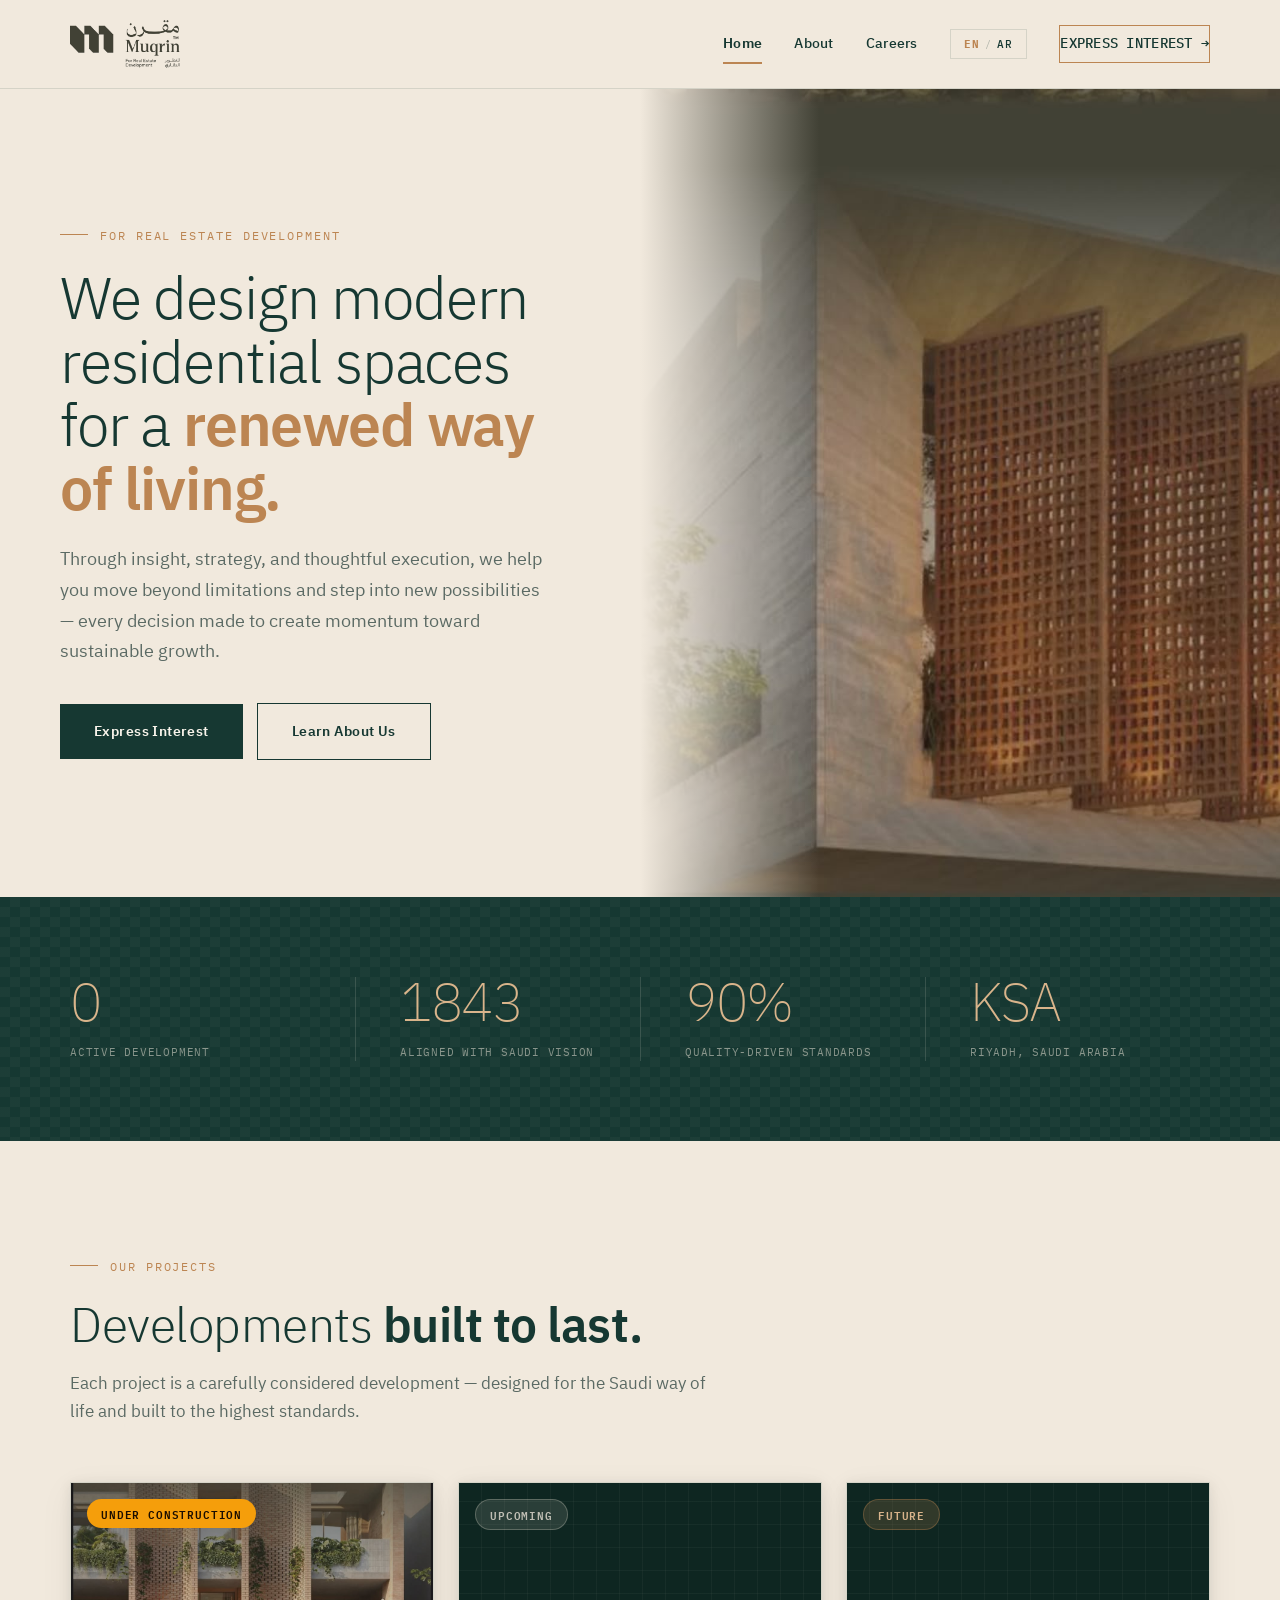
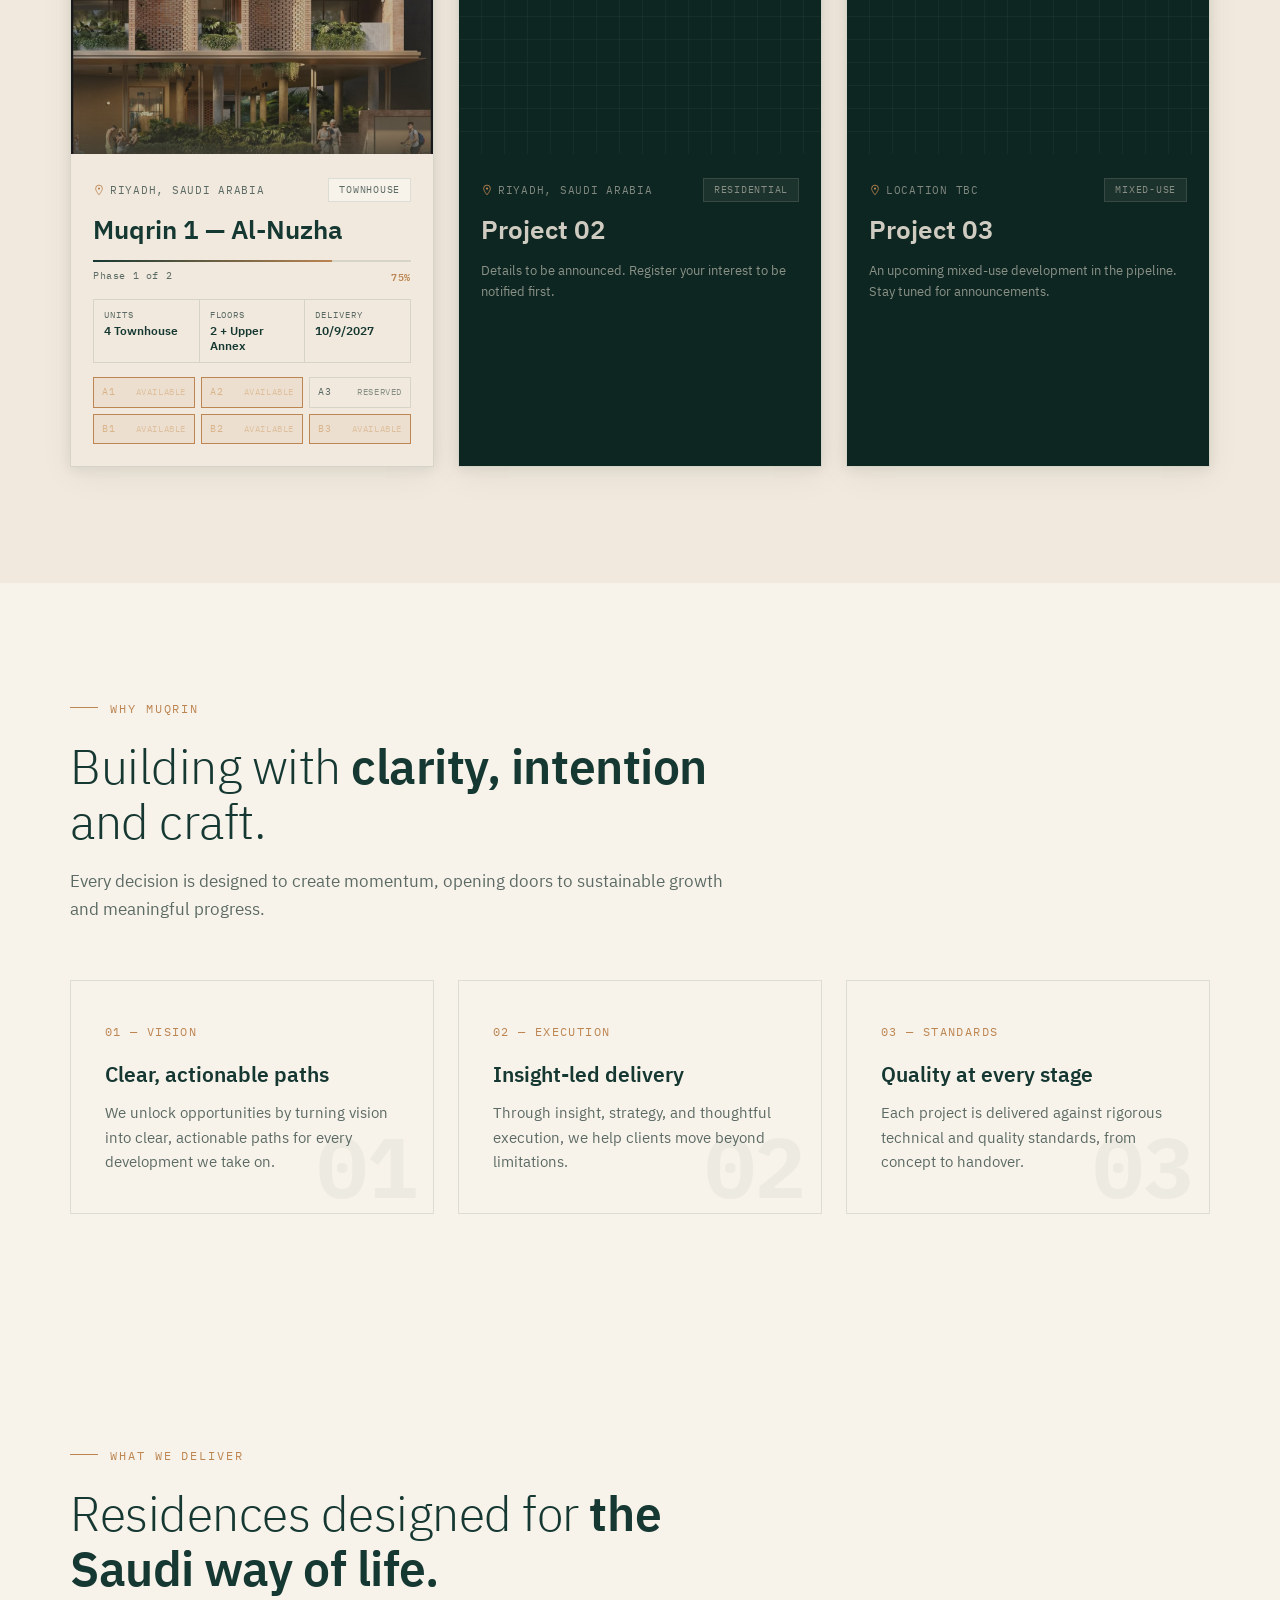
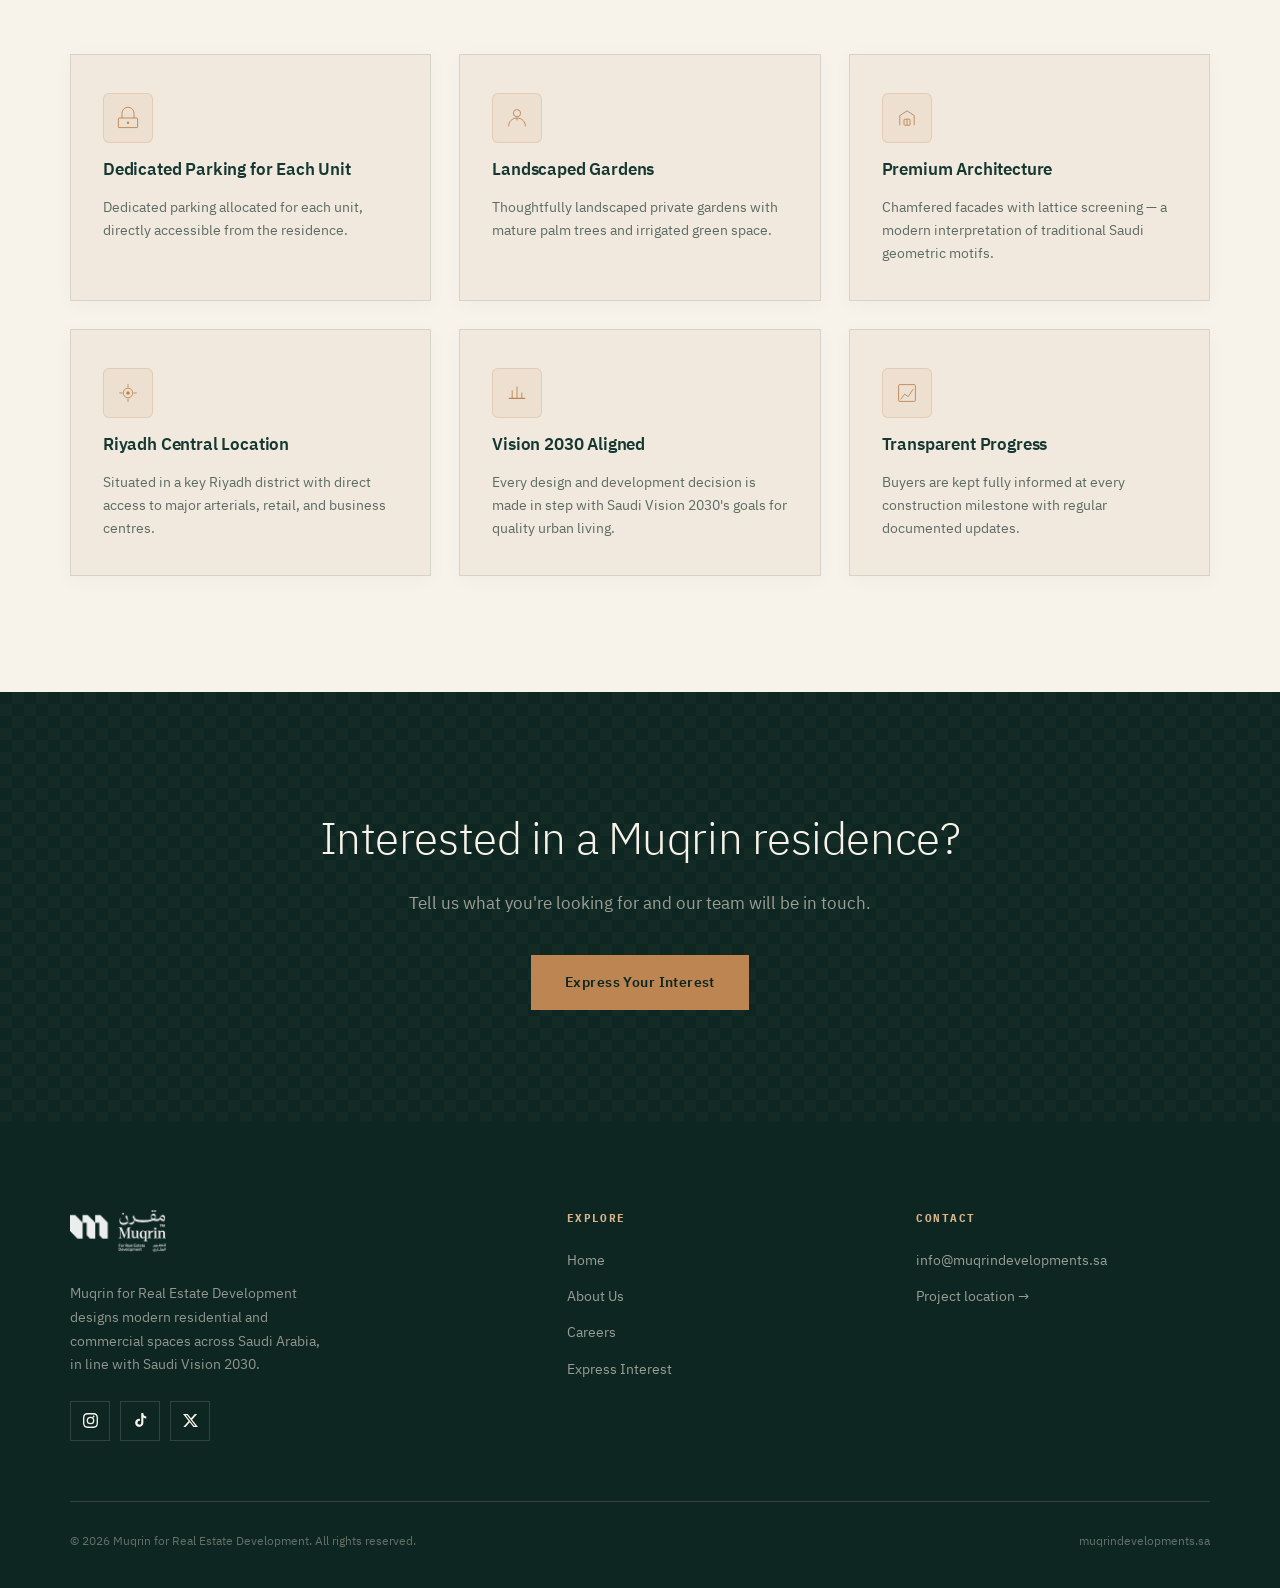
<file: index.html>
<!DOCTYPE html>
<html lang="en" dir="ltr">

<head>
  <meta charset="UTF-8">
  <meta name="viewport" content="width=device-width, initial-scale=1.0">
  <title>Muqrin for Real Estate Development</title>
  <meta name="description"
    content="Muqrin for Real Estate Development — designing modern residential spaces for a renewed way of living.">
  <link rel="icon" type="image/png" href="assets/favicon.png">
  <link rel="stylesheet" href="styles.css">
</head>

<body>
  <a class="skip-link" href="#main-content">Skip to main content</a>

  <header class="site-header">
    <div class="wrap">
      <a href="index.html" class="brand"><img src="assets/site_logo.png" alt="Muqrin for Real Estate Development"></a>
      <nav class="nav-links" id="navLinks" role="navigation" aria-label="Main navigation">
        <a href="index.html" class="active" data-en="Home" data-ar="الرئيسية">Home</a>
        <a href="about.html" data-en="About" data-ar="عن الشركة">About</a>
        <a href="careers.html" data-en="Careers" data-ar="الوظائف">Careers</a>
        <!-- Language Toggle -->
        <button class="lang-toggle" id="langToggle" aria-label="Switch language">
          <span class="lang-opt" id="lang-en-opt" data-active="true">EN</span>
          <span class="lang-sep">/</span>
          <span class="lang-opt" id="lang-ar-opt">AR</span>
        </button>
        <a href="interest.html" class="nav-cta"><span data-en="Express Interest" data-ar="أبدِ اهتمامك">Express
            Interest</span> <i class="nav-arrow">→</i></a>
      </nav>
      <button class="nav-toggle" aria-label="Toggle menu" aria-expanded="false"
        aria-controls="navLinks"><span></span><span></span><span></span></button>
    </div>
  </header>
  <div class="nav-backdrop" id="navBackdrop" aria-hidden="true"></div>

  <main id="main-content">

    <!-- ── HERO ─────────────────────────────────────────── -->
    <section class="hero">
      <div class="hero-section">
        <div class="hero-left">
          <div class="eyebrow" data-en="For Real Estate Development" data-ar="للتطوير العقاري">For Real Estate
            Development</div>
          <h1 data-en="We design modern residential spaces for a <strong>renewed way of living.</strong>"
            data-ar="نصمّم مساكن عصرية لأسلوب حياة <strong>متجدد.</strong>">We design modern residential spaces for a
            <strong>renewed way of living.</strong>
          </h1>
          <p class="lead"
            data-en="Through insight, strategy, and thoughtful execution, we help you move beyond limitations and step into new possibilities — every decision made to create momentum toward sustainable growth."
            data-ar="من خلال البصيرة والاستراتيجية والتنفيذ المدروس، نساعدك على تجاوز القيود والانطلاق نحو آفاق جديدة — كل قرار يُصنع لبناء زخم نحو نمو مستدام.">
            Through insight, strategy, and thoughtful execution, we help you move beyond limitations and step into new
            possibilities — every decision made to create momentum toward sustainable growth.</p>
          <div class="hero-actions">
            <a href="interest.html" class="btn btn-primary" data-en="Express Interest" data-ar="أبدِ اهتمامك">Express
              Interest</a>
            <a href="about.html" class="btn btn-ghost" data-en="Learn About Us" data-ar="تعرّف علينا">Learn About Us</a>
          </div>
        </div>
        <div class="hero-right">
          <img src="assets/image1.jpeg" alt="Muqrin residential development — building facade">
        </div>
      </div>
    </section>

    <!-- ── STATS STRIP ───────────────────────────────────── -->
    <section class="stats">
      <div class="wrap">
        <div class="stats-grid reveal-group">
          <div>
            <div class="stat-num" data-target="1" data-suffix="">0</div>
            <div class="stat-label" data-en="Active Development" data-ar="تطوير نشط">Active Development</div>
          </div>
          <div>
            <div class="stat-num" data-target="2030" data-suffix="">0</div>
            <div class="stat-label" data-en="Aligned With Saudi Vision" data-ar="متوافق مع رؤية 2030">Aligned With Saudi
              Vision</div>
          </div>
          <div>
            <div class="stat-num" data-target="100" data-suffix="%">0%</div>
            <div class="stat-label" data-en="Quality-Driven Standards" data-ar="معايير تحكمها الجودة">Quality-Driven
              Standards</div>
          </div>
          <div>
            <div class="stat-num">KSA</div>
            <div class="stat-label" data-en="Riyadh, Saudi Arabia" data-ar="الرياض، المملكة العربية السعودية">Riyadh,
              Saudi Arabia</div>
          </div>
        </div>
      </div>
    </section>

    <!-- ── PROJECT STATUS ────────────────────────────────── -->
    <section class="section project-status-section">
      <div class="wrap">
        <div class="section-head reveal">
          <div class="eyebrow" data-en="Our Projects" data-ar="مشاريعنا">Our Projects</div>
          <h2 data-en="Developments <strong>built to last.</strong>" data-ar="مشاريع <strong>مبنية لتدوم.</strong>">
            Developments <strong>built to last.</strong></h2>
          <p data-en="Each project is a carefully considered development — designed for the Saudi way of life and built to the highest standards."
            data-ar="كل مشروع تطوير مدروس بعناية — مصمم لأسلوب الحياة السعودي ومبني وفق أعلى المعايير.">Each project is
            a carefully considered development — designed for the Saudi way of life and built to the highest standards.
          </p>
        </div>

        <div class="proj-cards reveal-group">

          <!-- Card 1 — Active real project -->
          <a href="https://maps.app.goo.gl/naK4TaDF8p9UgyYY6?g_st=iwl" class="proj-card proj-card-active">
            <div class="proj-card-img">
              <img src="assets/image2.jpeg" alt="Muqrin 1 — Al-Nuzha">
              <div class="proj-badge proj-badge-construction" data-en="Under Construction" data-ar="قيد الإنشاء">Under
                Construction</div>
            </div>
            <div class="proj-card-body">
              <div class="proj-card-meta">
                <span class="proj-location">
                  <svg viewBox="0 0 16 16" fill="none">
                    <path d="M8 1.5A4.5 4.5 0 0 1 12.5 6c0 3-4.5 8.5-4.5 8.5S3.5 9 3.5 6A4.5 4.5 0 0 1 8 1.5Z"
                      stroke="currentColor" stroke-width="1.2" />
                    <circle cx="8" cy="6" r="1.5" fill="currentColor" />
                  </svg>
                  <span data-en="Riyadh, Saudi Arabia" data-ar="الرياض، المملكة العربية السعودية">Riyadh, Saudi
                    Arabia</span>
                </span>
                <span class="proj-type" data-en="Townhouse" data-ar="تاون هاوس">Townhouse</span>
              </div>
              <h3 data-en="Muqrin 1 — Al-Nuzha" data-ar="مقرن 1 — حي النزهة">Muqrin 1 — Al-Nuzha</h3>
              <div class="proj-card-progress">
                <div class="proj-prog-bar">
                  <div class="proj-prog-fill" style="width:75%"></div>
                </div>
                <div class="proj-prog-labels">
                  <span class="proj-phase" data-en="Phase 1 of 2" data-ar="المرحلة 1 من 2">Phase 1 of 2</span>
                  <span class="proj-pct">75%</span>
                </div>
              </div>
              <div class="proj-card-specs">
                <div class="proj-spec-item"><span data-en="Units" data-ar="الوحدات">Units</span><strong
                    data-en="4 Townhouse" data-ar="4 تاون هاوس">4 Townhouse</strong></div>
                <div class="proj-spec-item"><span data-en="Floors" data-ar="الأدوار">Floors</span><strong
                    data-en="2 + Upper Annex" data-ar="2 + ملحق علوي">2 + Upper Annex</strong></div>
                <div class="proj-spec-item"><span data-en="Delivery" data-ar="التسليم">Delivery</span><strong
                    data-en="10/9/2027" data-ar="10/9/2027">10/9/2027</strong></div>
              </div>
              <div class="proj-card-unit-row">
                <div class="proj-unit proj-unit-avail">A1 <em data-en="Available" data-ar="متاح">Available</em></div>
                <div class="proj-unit proj-unit-avail">A2 <em data-en="Available" data-ar="متاح">Available</em></div>
                <div class="proj-unit proj-unit-reserved">A3 <em data-en="Reserved" data-ar="محجوز">Reserved</em></div>
                <div class="proj-unit proj-unit-avail">B1 <em data-en="Available" data-ar="متاح">Available</em></div>
                <div class="proj-unit proj-unit-avail">B2 <em data-en="Available" data-ar="متاح">Available</em></div>
                <div class="proj-unit proj-unit-avail">B3 <em data-en="Available" data-ar="متاح">Available</em></div>
              </div>
              <!-- <span class="proj-card-cta" data-en="Register Interest →"
                data-ar="سجّل اهتمامك ←">Register Interest
                →</span> -->
            </div>
          </a>

          <!-- Card 2 — Upcoming teaser -->
          <div class="proj-card proj-card-teaser">
            <div class="proj-card-img proj-card-img-teaser">
              <div class="proj-badge proj-badge-upcoming" data-en="Upcoming" data-ar="قادم">Upcoming</div>
              <div class="proj-teaser-pattern"></div>
            </div>
            <div class="proj-card-body">
              <div class="proj-card-meta">
                <span class="proj-location">
                  <svg viewBox="0 0 16 16" fill="none">
                    <path d="M8 1.5A4.5 4.5 0 0 1 12.5 6c0 3-4.5 8.5-4.5 8.5S3.5 9 3.5 6A4.5 4.5 0 0 1 8 1.5Z"
                      stroke="currentColor" stroke-width="1.2" />
                    <circle cx="8" cy="6" r="1.5" fill="currentColor" />
                  </svg>
                  <span data-en="Riyadh, Saudi Arabia" data-ar="الرياض، المملكة العربية السعودية">Riyadh, Saudi
                    Arabia</span>
                </span>
                <span class="proj-type" data-en="Residential" data-ar="سكني">Residential</span>
              </div>
              <h3 data-en="Project 02" data-ar="المشروع 02">Project 02</h3>
              <p class="proj-teaser-text"
                data-en="Details to be announced. Register your interest to be notified first."
                data-ar="سيتم الإعلان عن التفاصيل قريباً. سجّل اهتمامك لتُخطَر أولاً.">Details to be announced. Register
                your interest to be notified first.</p>
              <!-- <a href="interest.html" class="proj-card-cta" data-en="Get Notified →" data-ar="أبلغني ←">Get Notified
                →</a> -->
            </div>
          </div>

          <!-- Card 3 — Future teaser -->
          <div class="proj-card proj-card-teaser proj-card-far">
            <div class="proj-card-img proj-card-img-teaser">
              <div class="proj-badge proj-badge-future" data-en="Future" data-ar="مستقبلي">Future</div>
              <div class="proj-teaser-pattern"></div>
            </div>
            <div class="proj-card-body">
              <div class="proj-card-meta">
                <span class="proj-location">
                  <svg viewBox="0 0 16 16" fill="none">
                    <path d="M8 1.5A4.5 4.5 0 0 1 12.5 6c0 3-4.5 8.5-4.5 8.5S3.5 9 3.5 6A4.5 4.5 0 0 1 8 1.5Z"
                      stroke="currentColor" stroke-width="1.2" />
                    <circle cx="8" cy="6" r="1.5" fill="currentColor" />
                  </svg>
                  <span data-en="Location TBC" data-ar="الموقع سيُحدد">Location TBC</span>
                </span>
                <span class="proj-type" data-en="Mixed-Use" data-ar="متعدد الاستخدامات">Mixed-Use</span>
              </div>
              <h3 data-en="Project 03" data-ar="المشروع 03">Project 03</h3>
              <p class="proj-teaser-text"
                data-en="An upcoming mixed-use development in the pipeline. Stay tuned for announcements."
                data-ar="مشروع متعدد الاستخدامات قيد التخطيط. ترقبوا الإعلانات.">An upcoming mixed-use development in
                the pipeline. Stay tuned for announcements.</p>
              <!-- <a href="interest.html" class="proj-card-cta" data-en="Stay Informed →" data-ar="ابقَ على اطلاع ←">Stay
                Informed →</a> -->
            </div>
          </div>

        </div>
      </div>
    </section>

    <!-- ── WHY MUQRIN ────────────────────────────────────── -->
    <section class="section section-alt">
      <div class="wrap">
        <div class="section-head reveal">
          <div class="eyebrow" data-en="Why Muqrin" data-ar="لماذا مقرن">Why Muqrin</div>
          <h2 data-en="Building with <strong>clarity, intention</strong> and craft."
            data-ar="نبني بوضوح، <strong>نيّة وإتقان.</strong>">Building with <strong>clarity, intention</strong> and
            craft.</h2>
          <p data-en="Every decision is designed to create momentum, opening doors to sustainable growth and meaningful progress."
            data-ar="كل قرار مصمم لبناء الزخم وفتح أبواب النمو المستدام والتقدم الحقيقي.">Every decision is designed to
            create momentum, opening doors to sustainable growth and meaningful progress.</p>
        </div>
        <div class="pillars reveal-group">
          <div class="pillar" data-num="01">
            <div class="num" data-en="01 — VISION" data-ar="01 — الرؤية">01 — VISION</div>
            <h3 data-en="Clear, actionable paths" data-ar="مسارات واضحة وقابلة للتنفيذ">Clear, actionable paths</h3>
            <p data-en="We unlock opportunities by turning vision into clear, actionable paths for every development we take on."
              data-ar="نفتح الفرص بتحويل الرؤية إلى مسارات واضحة وقابلة للتنفيذ في كل مشروع نتبناه.">We unlock
              opportunities by turning vision into clear, actionable paths for every development we take on.</p>
          </div>
          <div class="pillar" data-num="02">
            <div class="num" data-en="02 — EXECUTION" data-ar="02 — التنفيذ">02 — EXECUTION</div>
            <h3 data-en="Insight-led delivery" data-ar="تسليم مدفوع بالبصيرة">Insight-led delivery</h3>
            <p data-en="Through insight, strategy, and thoughtful execution, we help clients move beyond limitations."
              data-ar="من خلال البصيرة والاستراتيجية والتنفيذ المدروس، نساعد العملاء على تجاوز القيود.">Through insight,
              strategy, and thoughtful execution, we help clients move beyond limitations.</p>
          </div>
          <div class="pillar" data-num="03">
            <div class="num" data-en="03 — STANDARDS" data-ar="03 — المعايير">03 — STANDARDS</div>
            <h3 data-en="Quality at every stage" data-ar="الجودة في كل مرحلة">Quality at every stage</h3>
            <p data-en="Each project is delivered against rigorous technical and quality standards, from concept to handover."
              data-ar="يُسلَّم كل مشروع وفق معايير تقنية وجودة صارمة، من الفكرة حتى التسليم.">Each project is delivered
              against rigorous technical and quality standards, from concept to handover.</p>
          </div>
        </div>
      </div>
    </section>

    <!-- ── FEATURES / RESIDENCE HIGHLIGHTS ──────────────── -->
    <section class="section features-section">
      <div class="wrap">
        <div class="section-head reveal">
          <div class="eyebrow" data-en="What We Deliver" data-ar="ما نقدمه">What We Deliver</div>
          <h2 data-en="Residences designed for <strong>the Saudi way of life.</strong>"
            data-ar="مساكن صُمِّمت <strong>لأسلوب الحياة السعودي.</strong>">Residences designed for <strong>the Saudi
              way of life.</strong></h2>
        </div>
        <div class="features-grid reveal-group">
          <div class="feature-card">
            <div class="feat-icon">
              <svg viewBox="0 0 40 40" fill="none">
                <rect x="4" y="20" width="32" height="16" rx="1" stroke="currentColor" stroke-width="1.5" />
                <path d="M10 20V12a10 10 0 0 1 20 0v8" stroke="currentColor" stroke-width="1.5" />
                <circle cx="20" cy="28" r="2" fill="currentColor" />
              </svg>
            </div>
            <h3 data-en="Dedicated Parking for Each Unit" data-ar="موقف خاص لكل وحدة">Dedicated Parking for Each Unit
            </h3>
            <p data-en="Dedicated parking allocated for each unit, directly accessible from the residence."
              data-ar="موقف سيارات مخصص لكل وحدة، قابل للوصول مباشرة من المنزل.">Dedicated parking allocated for each
              unit, directly accessible from the residence.</p>
          </div>
          <div class="feature-card">
            <div class="feat-icon">
              <svg viewBox="0 0 40 40" fill="none">
                <path d="M6 34c0-8 6-14 14-14s14 6 14 14" stroke="currentColor" stroke-width="1.5" />
                <circle cx="20" cy="12" r="6" stroke="currentColor" stroke-width="1.5" />
                <path d="M20 20v4" stroke="currentColor" stroke-width="1.5" />
              </svg>
            </div>
            <h3 data-en="Landscaped Gardens" data-ar="حدائق منسقة">Landscaped Gardens</h3>
            <p data-en="Thoughtfully landscaped private gardens with mature palm trees and irrigated green space."
              data-ar="حدائق خاصة منسقة بعناية مع أشجار نخيل ناضجة ومساحات خضراء مروية.">Thoughtfully landscaped private
              gardens with mature palm trees and irrigated green space.</p>
          </div>
          <div class="feature-card">
            <div class="feat-icon">
              <svg viewBox="0 0 40 40" fill="none">
                <path d="M8 32V16L20 8l12 8v16" stroke="currentColor" stroke-width="1.5" />
                <rect x="15" y="22" width="10" height="10" rx="1" stroke="currentColor" stroke-width="1.5" />
                <path d="M20 22v10" stroke="currentColor" stroke-width="1.5" />
              </svg>
            </div>
            <h3 data-en="Premium Architecture" data-ar="هندسة معمارية راقية">Premium Architecture</h3>
            <p data-en="Chamfered facades with lattice screening — a modern interpretation of traditional Saudi geometric motifs."
              data-ar="واجهات بحواف مشطوفة وشبكات إضاءة — تفسير عصري للنقوش الهندسية السعودية التقليدية.">Chamfered
              facades with lattice screening — a modern interpretation of traditional Saudi geometric motifs.</p>
          </div>
          <div class="feature-card">
            <div class="feat-icon">
              <svg viewBox="0 0 40 40" fill="none">
                <path d="M20 6v4M20 30v4M6 20h4M30 20h4" stroke="currentColor" stroke-width="1.5"
                  stroke-linecap="round" />
                <circle cx="20" cy="20" r="8" stroke="currentColor" stroke-width="1.5" />
                <circle cx="20" cy="20" r="3" fill="currentColor" />
              </svg>
            </div>
            <h3 data-en="Riyadh Central Location" data-ar="موقع مركزي في الرياض">Riyadh Central Location</h3>
            <p data-en="Situated in a key Riyadh district with direct access to major arterials, retail, and business centres."
              data-ar="موقع استراتيجي في حي رئيسي بالرياض مع سهولة الوصول إلى المحاور الكبرى والتجزئة ومراكز الأعمال.">
              Situated in a key Riyadh district with direct access to major arterials, retail, and business centres.</p>
          </div>
          <div class="feature-card">
            <div class="feat-icon">
              <svg viewBox="0 0 40 40" fill="none">
                <path d="M12 28V16" stroke="currentColor" stroke-width="1.5" stroke-linecap="round" />
                <path d="M20 28V10" stroke="currentColor" stroke-width="1.5" stroke-linecap="round" />
                <path d="M28 28V20" stroke="currentColor" stroke-width="1.5" stroke-linecap="round" />
                <rect x="6" y="28" width="28" height="2" rx="1" fill="currentColor" />
              </svg>
            </div>
            <h3 data-en="Vision 2030 Aligned" data-ar="متوافق مع رؤية 2030">Vision 2030 Aligned</h3>
            <p data-en="Every design and development decision is made in step with Saudi Vision 2030's goals for quality urban living."
              data-ar="كل قرار تصميمي وتطويري يُتخذ تماشياً مع أهداف رؤية السعودية 2030 للحياة الحضرية الراقية.">Every
              design and development decision is made in step with Saudi Vision 2030's goals for quality urban living.
            </p>
          </div>
          <div class="feature-card">
            <div class="feat-icon">
              <svg viewBox="0 0 40 40" fill="none">
                <path d="M10 30l6-8 6 4 8-12" stroke="currentColor" stroke-width="1.5" stroke-linecap="round"
                  stroke-linejoin="round" />
                <rect x="6" y="6" width="28" height="28" rx="2" stroke="currentColor" stroke-width="1.5" />
              </svg>
            </div>
            <h3 data-en="Transparent Progress" data-ar="تقدم شفاف">Transparent Progress</h3>
            <p data-en="Buyers are kept fully informed at every construction milestone with regular documented updates."
              data-ar="يُبقي المشترين على اطلاع كامل في كل معلم إنشائي من خلال تحديثات موثقة ومنتظمة.">Buyers are kept
              fully informed at every construction milestone with regular documented updates.</p>
          </div>
        </div>
      </div>
    </section>

    <!-- ── CTA BAND ───────────────────────────────────────── -->
    <section class="cta-band">
      <div class="wrap">
        <h2 data-en="Interested in a Muqrin residence?" data-ar="هل أنت مهتم بسكن مقرن؟">Interested in a Muqrin
          residence?</h2>
        <p data-en="Tell us what you're looking for and our team will be in touch."
          data-ar="أخبرنا بما تبحث عنه وسيتواصل معك فريقنا.">Tell us what you're looking for and our team will be in
          touch.</p>
        <a href="interest.html" class="btn btn-primary" data-en="Express Your Interest" data-ar="أبدِ اهتمامك">Express
          Your Interest</a>
      </div>
    </section>

    <!-- ── FOOTER ─────────────────────────────────────────── -->
    <footer class="site-footer">
      <div class="wrap">
        <div class="footer-grid">
          <div class="footer-brand">
            <div class="footer-logo-wrap">
              <img src="assets/site_logo.png" alt="Muqrin for Real Estate Development">
            </div>
            <p data-en="Muqrin for Real Estate Development designs modern residential and commercial spaces across Saudi Arabia, in line with Saudi Vision 2030."
              data-ar="مقرن للتطوير العقاري تصمم مساكن وفضاءات تجارية عصرية في جميع أنحاء المملكة العربية السعودية، تماشياً مع رؤية 2030.">
              Muqrin for Real Estate Development designs modern residential and commercial spaces across Saudi Arabia,
              in line with Saudi Vision 2030.</p>
            <div class="social-row">
              <a href="#" aria-label="Instagram"><svg viewBox="0 0 24 24">
                  <path
                    d="M12 2.2c3.2 0 3.6 0 4.85.07 3.25.15 4.77 1.69 4.92 4.92.06 1.25.07 1.6.07 4.81s-.01 3.56-.07 4.81c-.15 3.22-1.66 4.77-4.92 4.92-1.25.06-1.6.07-4.85.07s-3.6-.01-4.85-.07c-3.26-.15-4.77-1.7-4.92-4.92C2.16 15.6 2.15 15.25 2.15 12s.01-3.56.07-4.81C2.37 3.96 3.88 2.42 7.14 2.27 8.39 2.21 8.74 2.2 12 2.2zM12 0C8.7 0 8.3.01 7.02.07 2.7.27.27 2.7.07 7.02.01 8.3 0 8.7 0 12s.01 3.7.07 4.98c.2 4.32 2.62 6.75 6.95 6.95C8.3 23.99 8.7 24 12 24s3.7-.01 4.98-.07c4.32-.2 6.76-2.62 6.95-6.95.06-1.28.07-1.68.07-4.98s-.01-3.7-.07-4.98c-.2-4.32-2.62-6.75-6.95-6.95C15.7.01 15.3 0 12 0zm0 5.84A6.16 6.16 0 1 0 12 18.16 6.16 6.16 0 0 0 12 5.84zm0 10.16a4 4 0 1 1 0-8 4 4 0 0 1 0 8zm6.4-10.4a1.44 1.44 0 1 1-2.88 0 1.44 1.44 0 0 1 2.88 0z" />
                </svg></a>
              <a href="#" aria-label="TikTok"><svg viewBox="0 0 24 24">
                  <path
                    d="M16.6 0h-3.4v15.6a3 3 0 1 1-2.13-2.87V9.2a6.6 6.6 0 1 0 5.53 6.52V7.3a8.2 8.2 0 0 0 4.6 1.4V5.3a4.8 4.8 0 0 1-4.6-4.6z" />
                </svg></a>
              <a href="#" aria-label="X"><svg viewBox="0 0 24 24">
                  <path
                    d="M18.9 1.5h3.68l-8.04 9.19L24 22.5h-7.4l-5.8-7.58-6.64 7.58H.47l8.6-9.83L0 1.5h7.59l5.24 6.93zm-1.29 18.8h2.04L6.5 3.6H4.3z" />
                </svg></a>
            </div>
          </div>
          <div class="footer-col">
            <h4 data-en="Explore" data-ar="استكشف">Explore</h4>
            <a href="index.html" data-en="Home" data-ar="الرئيسية">Home</a>
            <a href="about.html" data-en="About Us" data-ar="عن الشركة">About Us</a>
            <a href="careers.html" data-en="Careers" data-ar="الوظائف">Careers</a>
            <a href="interest.html" data-en="Express Interest" data-ar="أبدِ اهتمامك">Express Interest</a>
          </div>
          <div class="footer-col">
            <h4 data-en="Contact" data-ar="تواصل">Contact</h4>
            <a href="mailto:info@muqrindevelopments.sa">info@muqrindevelopments.sa</a>
            <a href="https://maps.app.goo.gl/naK4TaDF8p9UgyYY6?g_st=iw" target="_blank" rel="noopener"
              data-en="Project location →" data-ar="موقع المشروع ←">Project location →</a>
          </div>
        </div>
        <div class="footer-bottom">
          <span data-en="© 2026 Muqrin for Real Estate Development. All rights reserved."
            data-ar="© 2026 مقرن للتطوير العقاري. جميع الحقوق محفوظة.">© 2026 Muqrin for Real Estate Development. All
            rights reserved.</span>
          <span>muqrindevelopments.sa</span>
        </div>
      </div>
    </footer>
  </main>

  <button class="scroll-top" id="scrollTop" aria-label="Scroll to top">↑</button>

  <script src="script.js"></script>
</body>

</html>
</file>
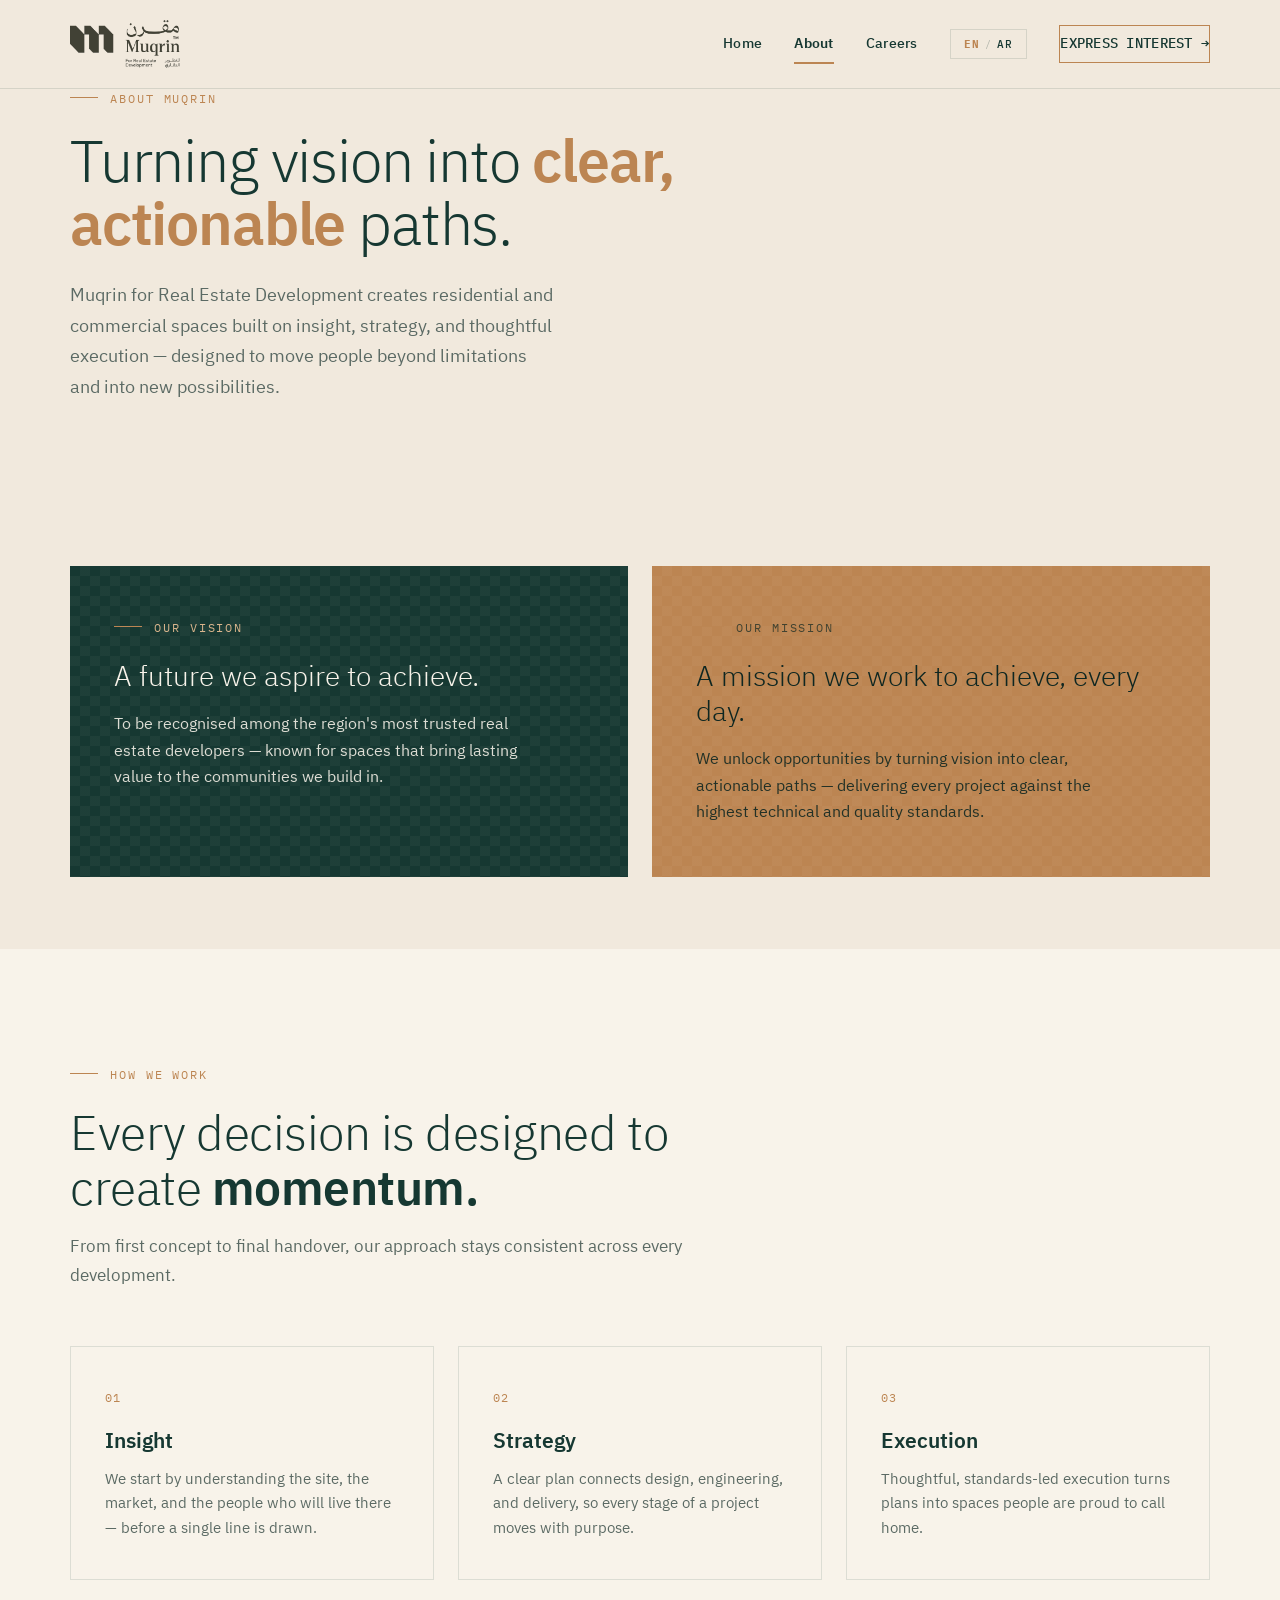
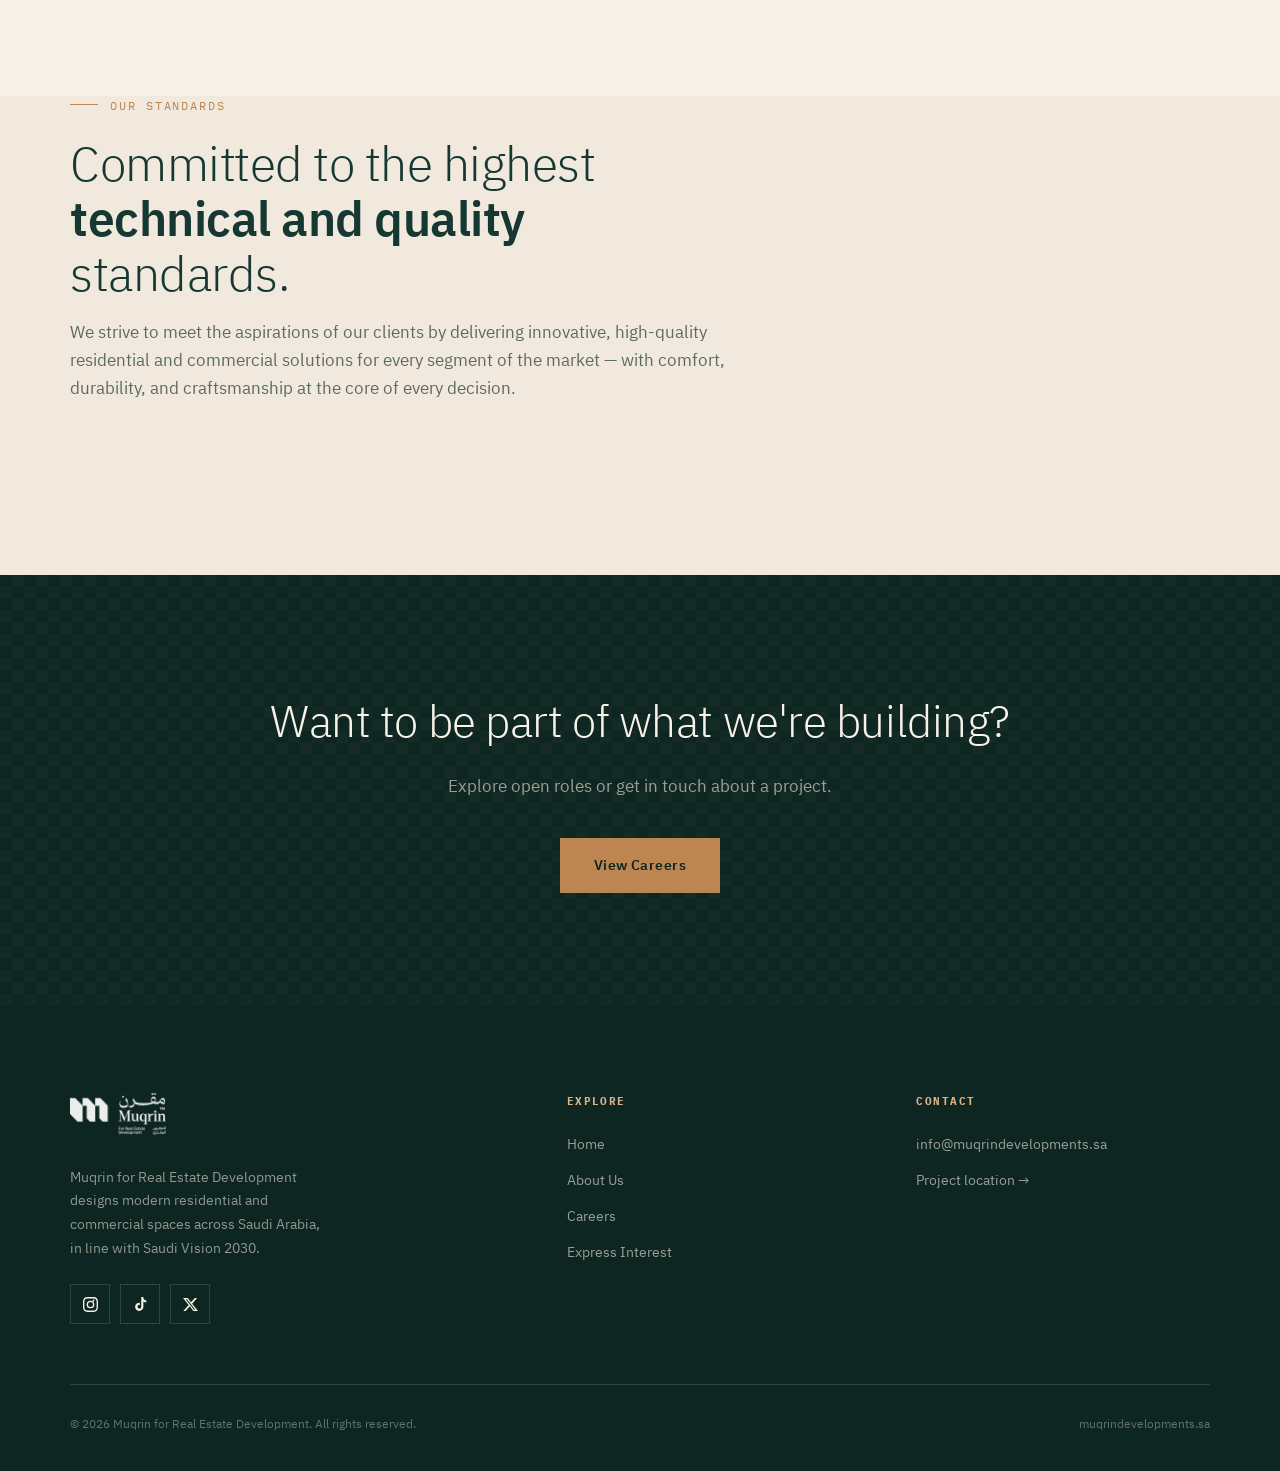
<file: about.html>
<!DOCTYPE html>
<html lang="en" dir="ltr">
<head>
<meta charset="UTF-8">
<meta name="viewport" content="width=device-width, initial-scale=1.0">
<title>About Us — Muqrin for Real Estate Development</title>
<meta name="description" content="Learn about Muqrin's vision, mission, and approach to real estate development in Saudi Arabia.">
<link rel="icon" type="image/png" href="assets/favicon.png">
<link rel="stylesheet" href="styles.css?v=3">
</head>
<body>
<a class="skip-link" href="#main-content">Skip to main content</a>

<header class="site-header">
  <div class="wrap">
    <a href="index.html" class="brand"><img src="assets/site_logo.png" alt="Muqrin for Real Estate Development"></a>
    <nav class="nav-links" id="navLinks" role="navigation" aria-label="Main navigation">
      <a href="index.html" data-en="Home" data-ar="الرئيسية">Home</a>
      <a href="about.html" class="active" data-en="About" data-ar="عن الشركة">About</a>
      <a href="careers.html" data-en="Careers" data-ar="الوظائف">Careers</a>
      <button class="lang-toggle" id="langToggle" aria-label="Switch language">
        <span class="lang-opt" id="lang-en-opt" data-active="true">EN</span>
        <span class="lang-sep">/</span>
        <span class="lang-opt" id="lang-ar-opt">AR</span>
      </button>
      <a href="interest.html" class="nav-cta"><span data-en="Express Interest" data-ar="أبدِ اهتمامك">Express Interest</span> <i class="nav-arrow">→</i></a>
    </nav>
    <button class="nav-toggle" aria-label="Toggle menu" aria-expanded="false" aria-controls="navLinks"><span></span><span></span><span></span></button>
  </div>
</header>
<div class="nav-backdrop" id="navBackdrop" aria-hidden="true"></div>

<main id="main-content">

<section class="hero" style="padding-bottom:56px;">
  <div class="wrap">
    <div class="eyebrow" data-en="About Muqrin" data-ar="عن مقرن">About Muqrin</div>
    <h1 style="max-width:20ch;" data-en="Turning vision into <strong>clear, actionable</strong> paths." data-ar="تحويل الرؤية إلى مسارات <strong>واضحة وقابلة للتنفيذ.</strong>">Turning vision into <strong>clear, actionable</strong> paths.</h1>
    <p class="lead" data-en="Muqrin for Real Estate Development creates residential and commercial spaces built on insight, strategy, and thoughtful execution — designed to move people beyond limitations and into new possibilities." data-ar="مقرن للتطوير العقاري تبني مساكن وفضاءات تجارية مبنية على البصيرة والاستراتيجية والتنفيذ المدروس — مصممة لتجاوز القيود والانطلاق نحو آفاق جديدة.">Muqrin for Real Estate Development creates residential and commercial spaces built on insight, strategy, and thoughtful execution — designed to move people beyond limitations and into new possibilities.</p>
  </div>
</section>

<section class="section-tight">
  <div class="wrap">
    <div class="vm-grid">
      <div class="vm-panel reveal">
        <div class="eyebrow" data-en="Our Vision" data-ar="رؤيتنا">Our Vision</div>
        <h3 data-en="A future we aspire to achieve." data-ar="مستقبل نسعى إلى تحقيقه.">A future we aspire to achieve.</h3>
        <p data-en="To be recognised among the region's most trusted real estate developers — known for spaces that bring lasting value to the communities we build in." data-ar="أن نُعرف بين أكثر المطورين العقاريين موثوقيةً في المنطقة — معروفين بمساحات تضيف قيمة دائمة للمجتمعات التي نبني فيها.">To be recognised among the region's most trusted real estate developers — known for spaces that bring lasting value to the communities we build in.</p>
      </div>
      <div class="vm-panel copper reveal">
        <div class="eyebrow" data-en="Our Mission" data-ar="مهمتنا">Our Mission</div>
        <h3 data-en="A mission we work to achieve, every day." data-ar="مهمة نعمل على تحقيقها كل يوم.">A mission we work to achieve, every day.</h3>
        <p data-en="We unlock opportunities by turning vision into clear, actionable paths — delivering every project against the highest technical and quality standards." data-ar="نفتح الفرص بتحويل الرؤية إلى مسارات واضحة وقابلة للتنفيذ — مسلِّمين كل مشروع وفق أعلى المعايير التقنية والجودة.">We unlock opportunities by turning vision into clear, actionable paths — delivering every project against the highest technical and quality standards.</p>
      </div>
    </div>
  </div>
</section>

<section class="section section-alt">
  <div class="wrap">
    <div class="section-head reveal">
      <div class="eyebrow" data-en="How We Work" data-ar="كيف نعمل">How We Work</div>
      <h2 data-en="Every decision is designed to create <strong>momentum.</strong>" data-ar="كل قرار مصمم لبناء <strong>الزخم.</strong>">Every decision is designed to create <strong>momentum.</strong></h2>
      <p data-en="From first concept to final handover, our approach stays consistent across every development." data-ar="من أول فكرة حتى التسليم النهائي، نهجنا يبقى ثابتاً في كل مشروع.">From first concept to final handover, our approach stays consistent across every development.</p>
    </div>
    <div class="pillars">
      <div class="pillar reveal">
        <div class="num" data-en="01" data-ar="01">01</div>
        <h3 data-en="Insight" data-ar="البصيرة">Insight</h3>
        <p data-en="We start by understanding the site, the market, and the people who will live there — before a single line is drawn." data-ar="نبدأ بفهم الموقع والسوق والناس الذين سيعيشون هناك — قبل رسم أي خط.">We start by understanding the site, the market, and the people who will live there — before a single line is drawn.</p>
      </div>
      <div class="pillar reveal">
        <div class="num" data-en="02" data-ar="02">02</div>
        <h3 data-en="Strategy" data-ar="الاستراتيجية">Strategy</h3>
        <p data-en="A clear plan connects design, engineering, and delivery, so every stage of a project moves with purpose." data-ar="خطة واضحة تربط التصميم والهندسة والتسليم، بحيث تتقدم كل مرحلة بهدف.">A clear plan connects design, engineering, and delivery, so every stage of a project moves with purpose.</p>
      </div>
      <div class="pillar reveal">
        <div class="num" data-en="03" data-ar="03">03</div>
        <h3 data-en="Execution" data-ar="التنفيذ">Execution</h3>
        <p data-en="Thoughtful, standards-led execution turns plans into spaces people are proud to call home." data-ar="التنفيذ المدروس وفق المعايير يحوّل الخطط إلى مساحات يفخر الناس بالعيش فيها.">Thoughtful, standards-led execution turns plans into spaces people are proud to call home.</p>
      </div>
    </div>
  </div>
</section>

<section class="section" style="padding-top:0;">
  <div class="wrap">
    <div class="section-head reveal">
      <div class="eyebrow" data-en="Our Standards" data-ar="معاييرنا">Our Standards</div>
      <h2 data-en="Committed to the highest <strong>technical and quality</strong> standards." data-ar="ملتزمون بأعلى <strong>المعايير التقنية والجودة.</strong>">Committed to the highest <strong>technical and quality</strong> standards.</h2>
      <p data-en="We strive to meet the aspirations of our clients by delivering innovative, high-quality residential and commercial solutions for every segment of the market — with comfort, durability, and craftsmanship at the core of every decision." data-ar="نسعى إلى تلبية تطلعات عملائنا من خلال تقديم حلول سكنية وتجارية مبتكرة وعالية الجودة لكل شريحة من السوق — مع الراحة والمتانة والإتقان في صميم كل قرار.">We strive to meet the aspirations of our clients by delivering innovative, high-quality residential and commercial solutions for every segment of the market — with comfort, durability, and craftsmanship at the core of every decision.</p>
    </div>
  </div>
</section>

<section class="cta-band">
  <div class="wrap">
    <h2 data-en="Want to be part of what we're building?" data-ar="هل تريد أن تكون جزءاً مما نبنيه؟">Want to be part of what we're building?</h2>
    <p data-en="Explore open roles or get in touch about a project." data-ar="استكشف الوظائف المتاحة أو تواصل معنا بشأن مشروع.">Explore open roles or get in touch about a project.</p>
    <a href="careers.html" class="btn btn-primary" data-en="View Careers" data-ar="استعرض الوظائف">View Careers</a>
  </div>
</section>

<footer class="site-footer">
  <div class="wrap">
    <div class="footer-grid">
      <div class="footer-brand">
        <div class="footer-logo-wrap">
          <img src="assets/site_logo.png" alt="Muqrin">
        </div>
        <p data-en="Muqrin for Real Estate Development designs modern residential and commercial spaces across Saudi Arabia, in line with Saudi Vision 2030." data-ar="مقرن للتطوير العقاري تصمم مساكن وفضاءات تجارية عصرية في جميع أنحاء المملكة العربية السعودية، تماشياً مع رؤية 2030.">Muqrin for Real Estate Development designs modern residential and commercial spaces across Saudi Arabia, in line with Saudi Vision 2030.</p>
        <div class="social-row">
          <a href="#" aria-label="Instagram"><svg viewBox="0 0 24 24"><path d="M12 2.2c3.2 0 3.6 0 4.85.07 3.25.15 4.77 1.69 4.92 4.92.06 1.25.07 1.6.07 4.81s-.01 3.56-.07 4.81c-.15 3.22-1.66 4.77-4.92 4.92-1.25.06-1.6.07-4.85.07s-3.6-.01-4.85-.07c-3.26-.15-4.77-1.7-4.92-4.92C2.16 15.6 2.15 15.25 2.15 12s.01-3.56.07-4.81C2.37 3.96 3.88 2.42 7.14 2.27 8.39 2.21 8.74 2.2 12 2.2zM12 0C8.7 0 8.3.01 7.02.07 2.7.27.27 2.7.07 7.02.01 8.3 0 8.7 0 12s.01 3.7.07 4.98c.2 4.32 2.62 6.75 6.95 6.95C8.3 23.99 8.7 24 12 24s3.7-.01 4.98-.07c4.32-.2 6.76-2.62 6.95-6.95.06-1.28.07-1.68.07-4.98s-.01-3.7-.07-4.98c-.2-4.32-2.62-6.75-6.95-6.95C15.7.01 15.3 0 12 0zm0 5.84A6.16 6.16 0 1 0 12 18.16 6.16 6.16 0 0 0 12 5.84zm0 10.16a4 4 0 1 1 0-8 4 4 0 0 1 0 8zm6.4-10.4a1.44 1.44 0 1 1-2.88 0 1.44 1.44 0 0 1 2.88 0z"/></svg></a>
          <a href="#" aria-label="TikTok"><svg viewBox="0 0 24 24"><path d="M16.6 0h-3.4v15.6a3 3 0 1 1-2.13-2.87V9.2a6.6 6.6 0 1 0 5.53 6.52V7.3a8.2 8.2 0 0 0 4.6 1.4V5.3a4.8 4.8 0 0 1-4.6-4.6z"/></svg></a>
          <a href="#" aria-label="X"><svg viewBox="0 0 24 24"><path d="M18.9 1.5h3.68l-8.04 9.19L24 22.5h-7.4l-5.8-7.58-6.64 7.58H.47l8.6-9.83L0 1.5h7.59l5.24 6.93zm-1.29 18.8h2.04L6.5 3.6H4.3z"/></svg></a>
        </div>
      </div>
      <div class="footer-col">
        <h4 data-en="Explore" data-ar="استكشف">Explore</h4>
        <a href="index.html" data-en="Home" data-ar="الرئيسية">Home</a>
        <a href="about.html" data-en="About Us" data-ar="عن الشركة">About Us</a>
        <a href="careers.html" data-en="Careers" data-ar="الوظائف">Careers</a>
        <a href="interest.html" data-en="Express Interest" data-ar="أبدِ اهتمامك">Express Interest</a>
      </div>
      <div class="footer-col">
        <h4 data-en="Contact" data-ar="تواصل">Contact</h4>
        <a href="mailto:info@muqrindevelopments.sa">info@muqrindevelopments.sa</a>
        <a href="https://maps.app.goo.gl/naK4TaDF8p9UgyYY6?g_st=iw" target="_blank" rel="noopener" data-en="Project location →" data-ar="موقع المشروع ←">Project location →</a>
      </div>
    </div>
    <div class="footer-bottom">
      <span data-en="© 2026 Muqrin for Real Estate Development. All rights reserved." data-ar="© 2026 مقرن للتطوير العقاري. جميع الحقوق محفوظة.">© 2026 Muqrin for Real Estate Development. All rights reserved.</span>
      <span>muqrindevelopments.sa</span>
    </div>
  </div>
</footer>
</main>

<button class="scroll-top" id="scrollTop" aria-label="Scroll to top">↑</button>

<script src="script.js"></script>
</body>
</html>
</file>
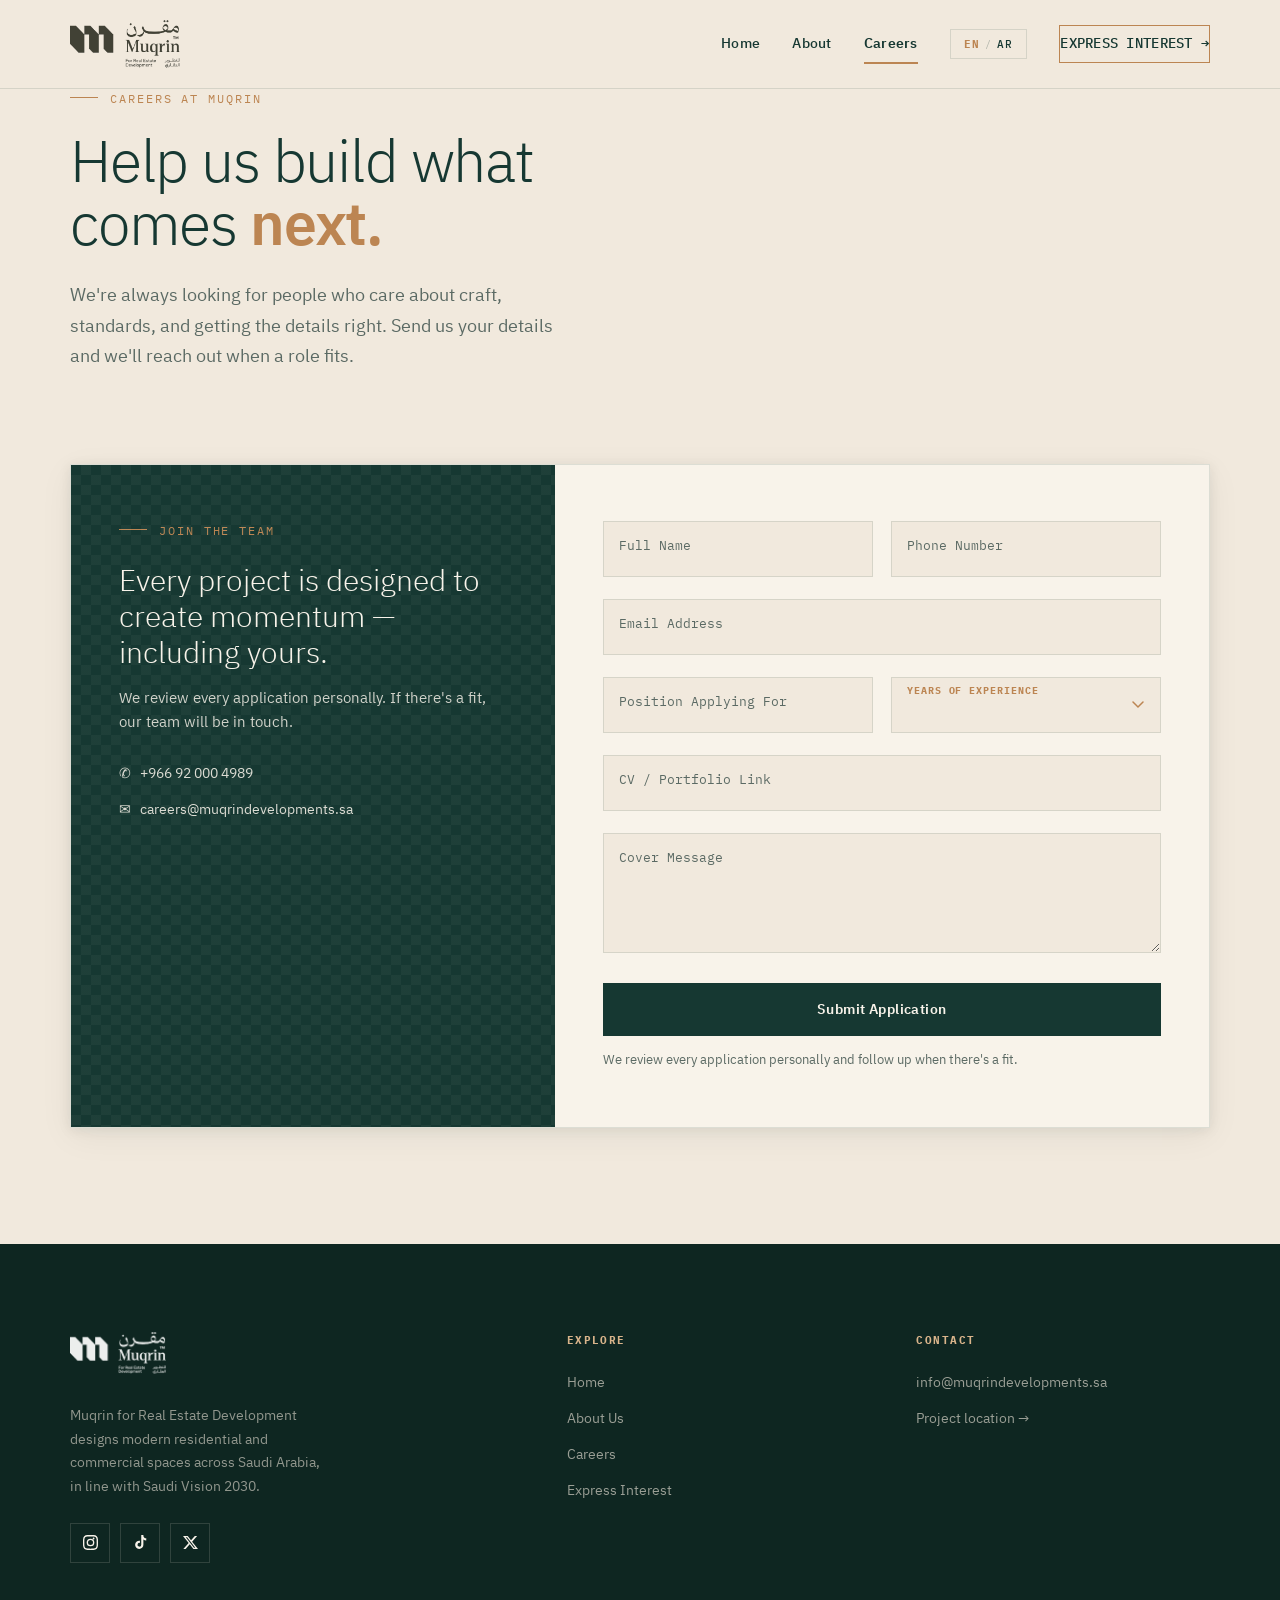
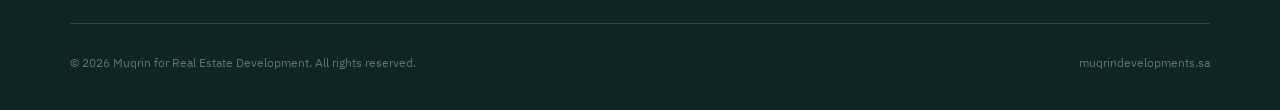
<file: careers.html>
<!DOCTYPE html>
<html lang="en" dir="ltr">
<head>
<meta charset="UTF-8">
<meta name="viewport" content="width=device-width, initial-scale=1.0">
<title>Careers — Muqrin for Real Estate Development</title>
<meta name="description" content="Join the team at Muqrin for Real Estate Development. Submit your application today.">
<link rel="icon" type="image/png" href="assets/favicon.png">
<link rel="stylesheet" href="styles.css?v=3">
</head>
<body>
<a class="skip-link" href="#main-content">Skip to main content</a>

<header class="site-header">
  <div class="wrap">
    <a href="index.html" class="brand"><img src="assets/site_logo.png" alt="Muqrin for Real Estate Development"></a>
    <nav class="nav-links" id="navLinks" role="navigation" aria-label="Main navigation">
      <a href="index.html" data-en="Home" data-ar="الرئيسية">Home</a>
      <a href="about.html" data-en="About" data-ar="عن الشركة">About</a>
      <a href="careers.html" class="active" data-en="Careers" data-ar="الوظائف">Careers</a>
      <button class="lang-toggle" id="langToggle" aria-label="Switch language">
        <span class="lang-opt" id="lang-en-opt" data-active="true">EN</span>
        <span class="lang-sep">/</span>
        <span class="lang-opt" id="lang-ar-opt">AR</span>
      </button>
      <a href="interest.html" class="nav-cta"><span data-en="Express Interest" data-ar="أبدِ اهتمامك">Express Interest</span> <i class="nav-arrow">→</i></a>
    </nav>
    <button class="nav-toggle" aria-label="Toggle menu" aria-expanded="false" aria-controls="navLinks"><span></span><span></span><span></span></button>
  </div>
</header>
<div class="nav-backdrop" id="navBackdrop" aria-hidden="true"></div>

<main id="main-content">

<section class="hero" style="padding-bottom:56px;">
  <div class="wrap">
    <div class="eyebrow" data-en="Careers at Muqrin" data-ar="الوظائف في مقرن">Careers at Muqrin</div>
    <h1 style="max-width:18ch;" data-en="Help us build what comes <strong>next.</strong>" data-ar="ساعدنا في بناء ما <strong>يأتي بعد ذلك.</strong>">Help us build what comes <strong>next.</strong></h1>
    <p class="lead" data-en="We're always looking for people who care about craft, standards, and getting the details right. Send us your details and we'll reach out when a role fits." data-ar="نبحث دائماً عن أشخاص يهتمون بالإتقان والمعايير والتفاصيل. أرسل لنا بياناتك وسنتواصل معك عند توفر الدور المناسب.">We're always looking for people who care about craft, standards, and getting the details right. Send us your details and we'll reach out when a role fits.</p>
  </div>
</section>

<section class="section" style="padding-top:0;">
  <div class="wrap">
    <div class="form-shell reveal">
      <div class="form-side">
        <div class="eyebrow" data-en="Join The Team" data-ar="انضم إلى الفريق">Join The Team</div>
        <h2 data-en="Every project is designed to create momentum — including yours." data-ar="كل مشروع مصمم لبناء الزخم — بما في ذلك مسيرتك المهنية.">Every project is designed to create momentum — including yours.</h2>
        <p data-en="We review every application personally. If there's a fit, our team will be in touch." data-ar="نراجع كل طلب بشكل شخصي. إذا كان هناك توافق، سيتواصل معك فريقنا.">We review every application personally. If there's a fit, our team will be in touch.</p>
        <div class="contact-line">✆ &nbsp; +966 92 000 4989</div>
        <div class="contact-line">✉ &nbsp; careers@muqrindevelopments.sa</div>
      </div>
      <div class="form-main">
        <form data-web3forms data-subject="Career Application — Muqrin Website" action="https://api.web3forms.com/submit" method="POST" aria-label="Career application form">
          <input type="hidden" name="access_key" value="d75ba735-b4da-4de5-9a0d-ba020ae77ecb">
          <input type="hidden" name="subject" value="Career Application — Muqrin Website">
          <input type="hidden" name="from_name" value="Muqrin Website">
          <div class="field-row">
            <div class="field">
              <input type="text" id="cname" name="name" placeholder=" " required>
              <label for="cname" data-en="Full Name" data-ar="الاسم الكامل">Full Name</label>
            </div>
            <div class="field">
              <input type="tel" id="cphone" name="phone" placeholder=" " required>
              <label for="cphone" data-en="Phone Number" data-ar="رقم الهاتف">Phone Number</label>
            </div>
          </div>
          <div class="field">
            <input type="email" id="cemail" name="email" placeholder=" " required>
            <label for="cemail" data-en="Email Address" data-ar="البريد الإلكتروني">Email Address</label>
          </div>
          <div class="field-row">
            <div class="field">
              <input type="text" id="cposition" name="position" placeholder=" " required>
              <label for="cposition" data-en="Position Applying For" data-ar="المنصب المتقدم إليه">Position Applying For</label>
            </div>
            <div class="field">
              <select id="cexp" name="experience" aria-label="Years of Experience">
                <option value="" disabled selected hidden></option>
                <option>0–2 years</option>
                <option>3–5 years</option>
                <option>6–10 years</option>
                <option>10+ years</option>
              </select>
              <label for="cexp" data-en="Years of Experience" data-ar="سنوات الخبرة">Years of Experience</label>
            </div>
          </div>
          <div class="field">
            <input type="url" id="clinkedin" name="cv_link" placeholder=" ">
            <label for="clinkedin" data-en="CV / Portfolio Link" data-ar="رابط السيرة الذاتية / الأعمال">CV / Portfolio Link</label>
          </div>
          <div class="field">
            <textarea id="cmsg" name="message" placeholder=" "></textarea>
            <label for="cmsg" data-en="Cover Message" data-ar="رسالة التغطية">Cover Message</label>
          </div>
          <button type="submit" class="btn btn-primary btn-block" data-en="Submit Application" data-ar="إرسال الطلب">Submit Application</button>
          <p class="form-note" data-en="We review every application personally and follow up when there's a fit." data-ar="نراجع كل طلب بشكل شخصي ونتابع عند التوافق.">We review every application personally and follow up when there's a fit.</p>
          <div class="form-error"></div>
        </form>
        <div class="form-success">
          <h3 data-en="Thank you" data-ar="شكراً لك">Thank you</h3>
          <p data-en="Your application has been submitted. Our team will follow up if there's a fit." data-ar="تم إرسال طلبك. سيتابع فريقنا معك عند التوافق.">Your application has been submitted. Our team will follow up if there's a fit.</p>
        </div>
      </div>
    </div>
  </div>
</section>

<footer class="site-footer">
  <div class="wrap">
    <div class="footer-grid">
      <div class="footer-brand">
        <div class="footer-logo-wrap">
          <img src="assets/site_logo.png" alt="Muqrin">
        </div>
        <p data-en="Muqrin for Real Estate Development designs modern residential and commercial spaces across Saudi Arabia, in line with Saudi Vision 2030." data-ar="مقرن للتطوير العقاري تصمم مساكن وفضاءات تجارية عصرية في جميع أنحاء المملكة العربية السعودية، تماشياً مع رؤية 2030.">Muqrin for Real Estate Development designs modern residential and commercial spaces across Saudi Arabia, in line with Saudi Vision 2030.</p>
        <div class="social-row">
          <a href="#" aria-label="Instagram"><svg viewBox="0 0 24 24"><path d="M12 2.2c3.2 0 3.6 0 4.85.07 3.25.15 4.77 1.69 4.92 4.92.06 1.25.07 1.6.07 4.81s-.01 3.56-.07 4.81c-.15 3.22-1.66 4.77-4.92 4.92-1.25.06-1.6.07-4.85.07s-3.6-.01-4.85-.07c-3.26-.15-4.77-1.7-4.92-4.92C2.16 15.6 2.15 15.25 2.15 12s.01-3.56.07-4.81C2.37 3.96 3.88 2.42 7.14 2.27 8.39 2.21 8.74 2.2 12 2.2zM12 0C8.7 0 8.3.01 7.02.07 2.7.27.27 2.7.07 7.02.01 8.3 0 8.7 0 12s.01 3.7.07 4.98c.2 4.32 2.62 6.75 6.95 6.95C8.3 23.99 8.7 24 12 24s3.7-.01 4.98-.07c4.32-.2 6.76-2.62 6.95-6.95.06-1.28.07-1.68.07-4.98s-.01-3.7-.07-4.98c-.2-4.32-2.62-6.75-6.95-6.95C15.7.01 15.3 0 12 0zm0 5.84A6.16 6.16 0 1 0 12 18.16 6.16 6.16 0 0 0 12 5.84zm0 10.16a4 4 0 1 1 0-8 4 4 0 0 1 0 8zm6.4-10.4a1.44 1.44 0 1 1-2.88 0 1.44 1.44 0 0 1 2.88 0z"/></svg></a>
          <a href="#" aria-label="TikTok"><svg viewBox="0 0 24 24"><path d="M16.6 0h-3.4v15.6a3 3 0 1 1-2.13-2.87V9.2a6.6 6.6 0 1 0 5.53 6.52V7.3a8.2 8.2 0 0 0 4.6 1.4V5.3a4.8 4.8 0 0 1-4.6-4.6z"/></svg></a>
          <a href="#" aria-label="X"><svg viewBox="0 0 24 24"><path d="M18.9 1.5h3.68l-8.04 9.19L24 22.5h-7.4l-5.8-7.58-6.64 7.58H.47l8.6-9.83L0 1.5h7.59l5.24 6.93zm-1.29 18.8h2.04L6.5 3.6H4.3z"/></svg></a>
        </div>
      </div>
      <div class="footer-col">
        <h4 data-en="Explore" data-ar="استكشف">Explore</h4>
        <a href="index.html" data-en="Home" data-ar="الرئيسية">Home</a>
        <a href="about.html" data-en="About Us" data-ar="عن الشركة">About Us</a>
        <a href="careers.html" data-en="Careers" data-ar="الوظائف">Careers</a>
        <a href="interest.html" data-en="Express Interest" data-ar="أبدِ اهتمامك">Express Interest</a>
      </div>
      <div class="footer-col">
        <h4 data-en="Contact" data-ar="تواصل">Contact</h4>
        <a href="mailto:info@muqrindevelopments.sa">info@muqrindevelopments.sa</a>
        <a href="https://maps.app.goo.gl/naK4TaDF8p9UgyYY6?g_st=iw" target="_blank" rel="noopener" data-en="Project location →" data-ar="موقع المشروع ←">Project location →</a>
      </div>
    </div>
    <div class="footer-bottom">
      <span data-en="© 2026 Muqrin for Real Estate Development. All rights reserved." data-ar="© 2026 مقرن للتطوير العقاري. جميع الحقوق محفوظة.">© 2026 Muqrin for Real Estate Development. All rights reserved.</span>
      <span>muqrindevelopments.sa</span>
    </div>
  </div>
</footer>
</main>

<button class="scroll-top" id="scrollTop" aria-label="Scroll to top">↑</button>

<script src="script.js"></script>
</body>
</html>
</file>
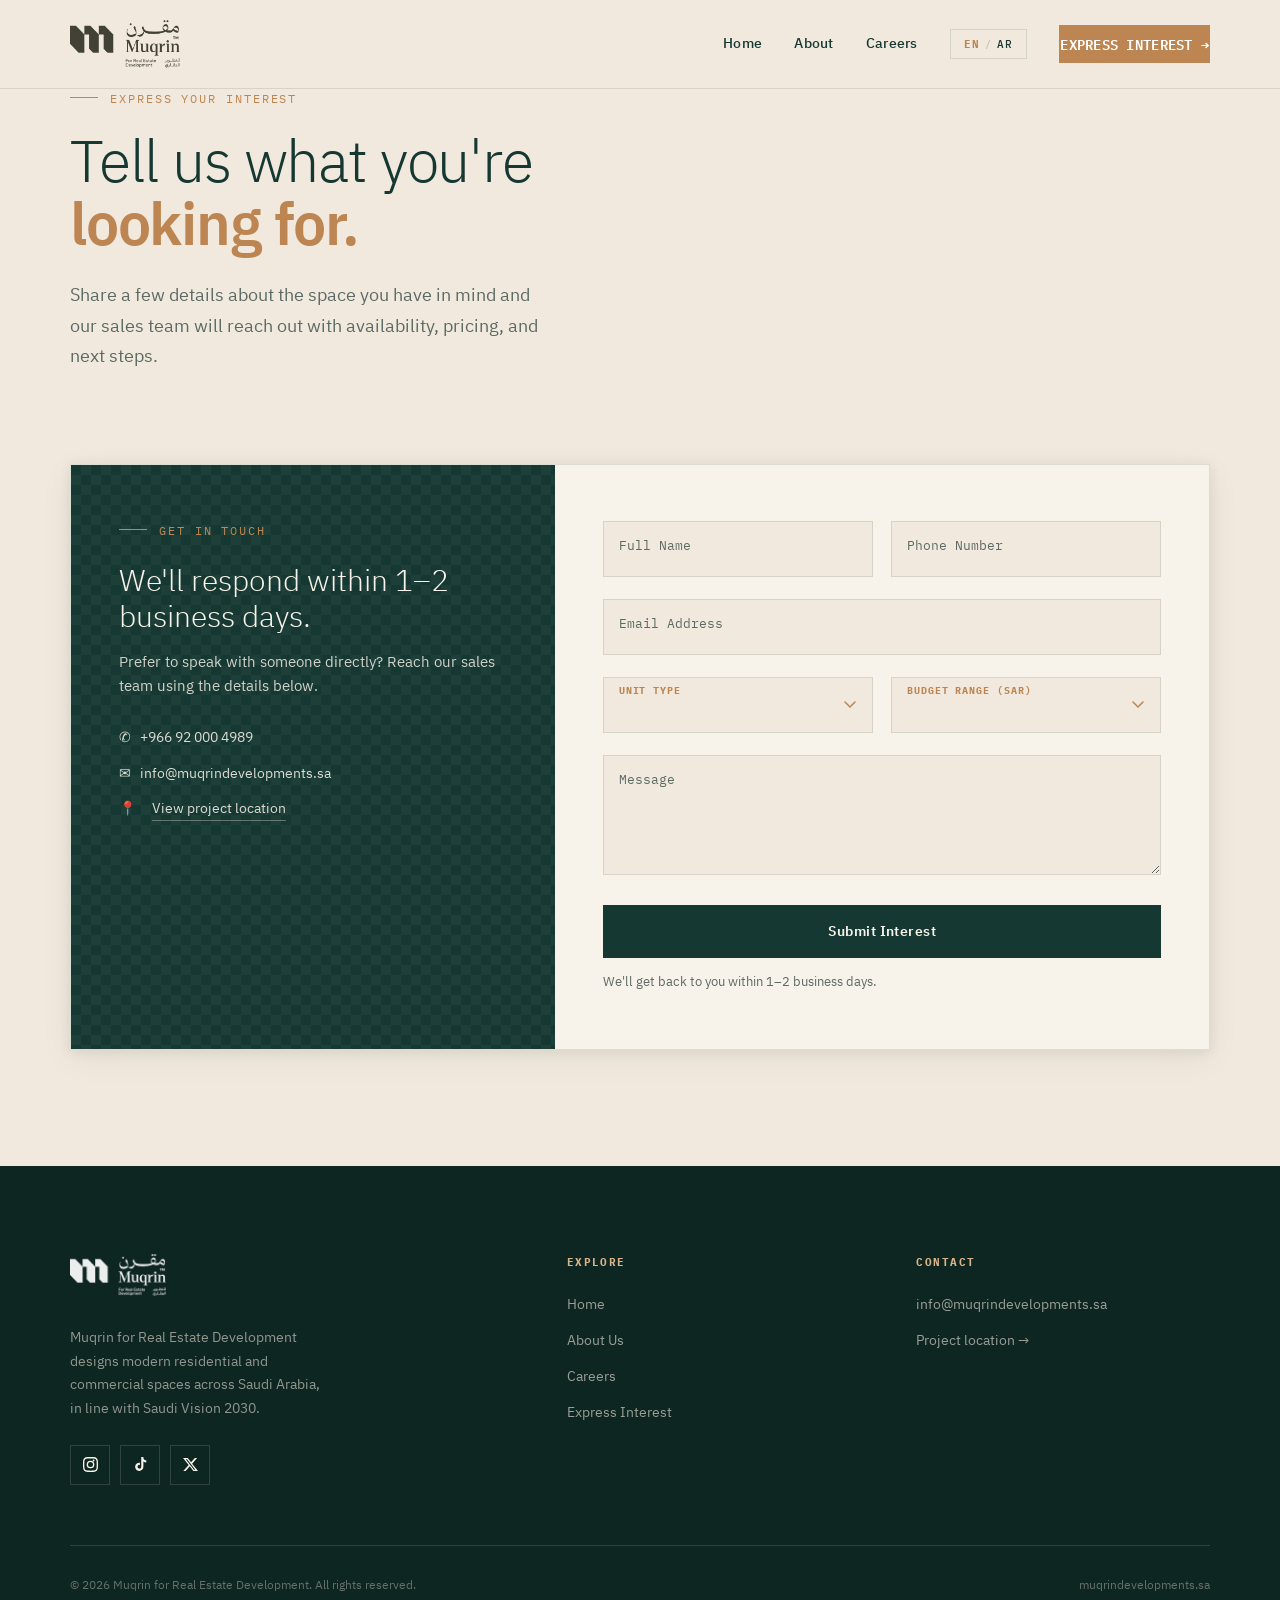
<file: interest.html>
<!DOCTYPE html>
<html lang="en" dir="ltr">
<head>
<meta charset="UTF-8">
<meta name="viewport" content="width=device-width, initial-scale=1.0">
<title>Express Your Interest — Muqrin for Real Estate Development</title>
<meta name="description" content="Tell Muqrin what you're looking for and our team will be in touch.">
<link rel="icon" type="image/png" href="assets/favicon.png">
<link rel="stylesheet" href="styles.css?v=3">
</head>
<body>
<a class="skip-link" href="#main-content">Skip to main content</a>

<header class="site-header">
  <div class="wrap">
    <a href="index.html" class="brand"><img src="assets/site_logo.png" alt="Muqrin for Real Estate Development"></a>
    <nav class="nav-links" id="navLinks" role="navigation" aria-label="Main navigation">
      <a href="index.html" data-en="Home" data-ar="الرئيسية">Home</a>
      <a href="about.html" data-en="About" data-ar="عن الشركة">About</a>
      <a href="careers.html" data-en="Careers" data-ar="الوظائف">Careers</a>
      <button class="lang-toggle" id="langToggle" aria-label="Switch language">
        <span class="lang-opt" id="lang-en-opt" data-active="true">EN</span>
        <span class="lang-sep">/</span>
        <span class="lang-opt" id="lang-ar-opt">AR</span>
      </button>
      <a href="interest.html" class="nav-cta active"><span data-en="Express Interest" data-ar="أبدِ اهتمامك">Express Interest</span> <i class="nav-arrow">→</i></a>
    </nav>
    <button class="nav-toggle" aria-label="Toggle menu" aria-expanded="false" aria-controls="navLinks"><span></span><span></span><span></span></button>
  </div>
</header>
<div class="nav-backdrop" id="navBackdrop" aria-hidden="true"></div>

<main id="main-content">

<section class="hero" style="padding-bottom:56px;">
  <div class="wrap">
    <div class="eyebrow" data-en="Express Your Interest" data-ar="أبدِ اهتمامك">Express Your Interest</div>
    <h1 style="max-width:18ch;" data-en="Tell us what you're <strong>looking for.</strong>" data-ar="أخبرنا بما <strong>تبحث عنه.</strong>">Tell us what you're <strong>looking for.</strong></h1>
    <p class="lead" data-en="Share a few details about the space you have in mind and our sales team will reach out with availability, pricing, and next steps." data-ar="شارك بعض التفاصيل عن المساحة التي تفكر فيها وسيتواصل معك فريق المبيعات لدينا بشأن التوفر والتسعير والخطوات التالية.">Share a few details about the space you have in mind and our sales team will reach out with availability, pricing, and next steps.</p>
  </div>
</section>

<section class="section" style="padding-top:0;">
  <div class="wrap">
    <div class="form-shell reveal">
      <div class="form-side">
        <div class="eyebrow" data-en="Get In Touch" data-ar="تواصل معنا">Get In Touch</div>
        <h2 data-en="We'll respond within 1–2 business days." data-ar="سنرد خلال 1–2 يوم عمل.">We'll respond within 1–2 business days.</h2>
        <p data-en="Prefer to speak with someone directly? Reach our sales team using the details below." data-ar="تفضل التحدث مع شخص مباشرة؟ تواصل مع فريق مبيعاتنا عبر التفاصيل أدناه.">Prefer to speak with someone directly? Reach our sales team using the details below.</p>
        <div class="contact-line">✆ &nbsp; +966 92 000 4989</div>
        <div class="contact-line">✉ &nbsp; info@muqrindevelopments.sa</div>
        <div class="contact-line">📍 &nbsp; <a href="https://maps.app.goo.gl/naK4TaDF8p9UgyYY6?g_st=iw" target="_blank" rel="noopener" style="border-bottom:1px solid rgba(241,233,221,.4);" data-en="View project location" data-ar="عرض موقع المشروع">View project location</a></div>
      </div>
      <div class="form-main">
        <form data-web3forms data-subject="Express Interest — Muqrin Website" action="https://api.web3forms.com/submit" method="POST" aria-label="Express interest form">
          <input type="hidden" name="access_key" value="d75ba735-b4da-4de5-9a0d-ba020ae77ecb">
          <input type="hidden" name="subject" value="Express Interest — Muqrin Website">
          <input type="hidden" name="from_name" value="Muqrin Website">
          <div class="field-row">
            <div class="field">
              <input type="text" id="fname" name="name" placeholder=" " required>
              <label for="fname" data-en="Full Name" data-ar="الاسم الكامل">Full Name</label>
            </div>
            <div class="field">
              <input type="tel" id="fphone" name="phone" placeholder=" " required>
              <label for="fphone" data-en="Phone Number" data-ar="رقم الهاتف">Phone Number</label>
            </div>
          </div>
          <div class="field">
            <input type="email" id="femail" name="email" placeholder=" " required>
            <label for="femail" data-en="Email Address" data-ar="البريد الإلكتروني">Email Address</label>
          </div>
          <div class="field-row">
            <div class="field">
              <select id="funit" name="unit_type" aria-label="Unit Type">
                <option value="" disabled selected hidden></option>
                <option>Townhouse</option>
                <option>Villa</option>
                <option>Apartment</option>
                <option>Floor</option>
                <option>Commercial Office</option>
              </select>
              <label for="funit" data-en="Unit Type" data-ar="نوع الوحدة">Unit Type</label>
            </div>
            <div class="field">
              <select id="fbudget" name="budget" aria-label="Budget Range (SAR)">
                <option value="" disabled selected hidden></option>
                <option>Under 1M</option>
                <option>1M – 2M</option>
                <option>2M – 4M</option>
                <option>4M+</option>
              </select>
              <label for="fbudget" data-en="Budget Range (SAR)" data-ar="نطاق الميزانية (ريال)">Budget Range (SAR)</label>
            </div>
          </div>
          <div class="field">
            <textarea id="fmsg" name="message" placeholder=" "></textarea>
            <label for="fmsg" data-en="Message" data-ar="الرسالة">Message</label>
          </div>
          <button type="submit" class="btn btn-primary btn-block" data-en="Submit Interest" data-ar="إرسال الاهتمام">Submit Interest</button>
          <p class="form-note" data-en="We'll get back to you within 1–2 business days." data-ar="سنرد عليك خلال 1–2 يوم عمل.">We'll get back to you within 1–2 business days.</p>
          <div class="form-error"></div>
        </form>
        <div class="form-success">
          <h3 data-en="Thank you" data-ar="شكراً لك">Thank you</h3>
          <p data-en="Your interest has been submitted. Our sales team will be in touch shortly." data-ar="تم إرسال اهتمامك. سيتواصل معك فريق مبيعاتنا قريباً.">Your interest has been submitted. Our sales team will be in touch shortly.</p>
        </div>
      </div>
    </div>
  </div>
</section>

<footer class="site-footer">
  <div class="wrap">
    <div class="footer-grid">
      <div class="footer-brand">
        <div class="footer-logo-wrap">
          <img src="assets/site_logo.png" alt="Muqrin">
        </div>
        <p data-en="Muqrin for Real Estate Development designs modern residential and commercial spaces across Saudi Arabia, in line with Saudi Vision 2030." data-ar="مقرن للتطوير العقاري تصمم مساكن وفضاءات تجارية عصرية في جميع أنحاء المملكة العربية السعودية، تماشياً مع رؤية 2030.">Muqrin for Real Estate Development designs modern residential and commercial spaces across Saudi Arabia, in line with Saudi Vision 2030.</p>
        <div class="social-row">
          <a href="#" aria-label="Instagram"><svg viewBox="0 0 24 24"><path d="M12 2.2c3.2 0 3.6 0 4.85.07 3.25.15 4.77 1.69 4.92 4.92.06 1.25.07 1.6.07 4.81s-.01 3.56-.07 4.81c-.15 3.22-1.66 4.77-4.92 4.92-1.25.06-1.6.07-4.85.07s-3.6-.01-4.85-.07c-3.26-.15-4.77-1.7-4.92-4.92C2.16 15.6 2.15 15.25 2.15 12s.01-3.56.07-4.81C2.37 3.96 3.88 2.42 7.14 2.27 8.39 2.21 8.74 2.2 12 2.2zM12 0C8.7 0 8.3.01 7.02.07 2.7.27.27 2.7.07 7.02.01 8.3 0 8.7 0 12s.01 3.7.07 4.98c.2 4.32 2.62 6.75 6.95 6.95C8.3 23.99 8.7 24 12 24s3.7-.01 4.98-.07c4.32-.2 6.76-2.62 6.95-6.95.06-1.28.07-1.68.07-4.98s-.01-3.7-.07-4.98c-.2-4.32-2.62-6.75-6.95-6.95C15.7.01 15.3 0 12 0zm0 5.84A6.16 6.16 0 1 0 12 18.16 6.16 6.16 0 0 0 12 5.84zm0 10.16a4 4 0 1 1 0-8 4 4 0 0 1 0 8zm6.4-10.4a1.44 1.44 0 1 1-2.88 0 1.44 1.44 0 0 1 2.88 0z"/></svg></a>
          <a href="#" aria-label="TikTok"><svg viewBox="0 0 24 24"><path d="M16.6 0h-3.4v15.6a3 3 0 1 1-2.13-2.87V9.2a6.6 6.6 0 1 0 5.53 6.52V7.3a8.2 8.2 0 0 0 4.6 1.4V5.3a4.8 4.8 0 0 1-4.6-4.6z"/></svg></a>
          <a href="#" aria-label="X"><svg viewBox="0 0 24 24"><path d="M18.9 1.5h3.68l-8.04 9.19L24 22.5h-7.4l-5.8-7.58-6.64 7.58H.47l8.6-9.83L0 1.5h7.59l5.24 6.93zm-1.29 18.8h2.04L6.5 3.6H4.3z"/></svg></a>
        </div>
      </div>
      <div class="footer-col">
        <h4 data-en="Explore" data-ar="استكشف">Explore</h4>
        <a href="index.html" data-en="Home" data-ar="الرئيسية">Home</a>
        <a href="about.html" data-en="About Us" data-ar="عن الشركة">About Us</a>
        <a href="careers.html" data-en="Careers" data-ar="الوظائف">Careers</a>
        <a href="interest.html" data-en="Express Interest" data-ar="أبدِ اهتمامك">Express Interest</a>
      </div>
      <div class="footer-col">
        <h4 data-en="Contact" data-ar="تواصل">Contact</h4>
        <a href="mailto:info@muqrindevelopments.sa">info@muqrindevelopments.sa</a>
        <a href="https://maps.app.goo.gl/naK4TaDF8p9UgyYY6?g_st=iw" target="_blank" rel="noopener" data-en="Project location →" data-ar="موقع المشروع ←">Project location →</a>
      </div>
    </div>
    <div class="footer-bottom">
      <span data-en="© 2026 Muqrin for Real Estate Development. All rights reserved." data-ar="© 2026 مقرن للتطوير العقاري. جميع الحقوق محفوظة.">© 2026 Muqrin for Real Estate Development. All rights reserved.</span>
      <span>muqrindevelopments.sa</span>
    </div>
  </div>
</footer>
</main>

<button class="scroll-top" id="scrollTop" aria-label="Scroll to top">↑</button>

<script src="script.js"></script>
</body>
</html>
</file>
<file: styles.css>
/* ============================================================
   MUQRIN — shared stylesheet  (premium redesign)
   Design tokens from brand guide
   ============================================================ */

@import url('https://fonts.googleapis.com/css2?family=IBM+Plex+Sans+Arabic:wght@300;400;500;600;700&family=IBM+Plex+Mono:wght@400;500&display=swap');

:root{
  --cream:        #F1E9DD;
  --cream-soft:   #F8F3EA;
  --teal-deep:    #163832;
  --teal-ink:     #0E2621;
  --copper:       #BC8552;
  --copper-soft:  #D9B48B;
  --ink:          #1C1C1A;
  --ink-soft:     #5B6A64;
  --line:         rgba(22,56,50,0.12);
  --line-on-dark: rgba(241,233,221,0.15);
  --font-display: 'IBM Plex Sans Arabic', sans-serif;
  --font-body:    'IBM Plex Sans Arabic', sans-serif;
  --font-mono:    'IBM Plex Mono', monospace;
  --cut: 28px;
  --container: 1220px;
  --shadow-card: 0 2px 12px rgba(14,38,33,0.08), 0 8px 32px rgba(14,38,33,0.06);
  --shadow-card-hover: 0 8px 32px rgba(14,38,33,0.14), 0 24px 56px rgba(14,38,33,0.1);
}

*, *::before, *::after { box-sizing: border-box; margin: 0; padding: 0; }
html {
  scroll-behavior: smooth;
  overflow-x: hidden;
  max-width: 100%;
}
body {
  font-family: var(--font-body);
  background: var(--cream);
  color: var(--ink);
  font-weight: 400;
  line-height: 1.65;
  -webkit-font-smoothing: antialiased;
  overflow-x: hidden;
  width: 100%;
  max-width: 100%;
  position: relative;
}
img { max-width: 100%; display: block; }
a { color: inherit; text-decoration: none; }
ul { list-style: none; }
button { font-family: inherit; cursor: pointer; }

.wrap { max-width: var(--container); margin: 0 auto; padding: 0 24px; }
@media (min-width: 640px) { .wrap { padding: 0 40px; } }

/* ---- Muqrin Cut ---- */
.cut { clip-path: polygon(0 0, calc(100% - var(--cut)) 0, 100% var(--cut), 100% 100%, 0 100%); }
.cut-sm { --cut: 14px; clip-path: polygon(0 0, calc(100% - var(--cut)) 0, 100% var(--cut), 100% 100%, 0 100%); }

/* ---- Lattice ---- */
.lattice {
  background-image:
    linear-gradient(45deg, var(--line-on-dark) 25%, transparent 25%, transparent 75%, var(--line-on-dark) 75%),
    linear-gradient(45deg, var(--line-on-dark) 25%, transparent 25%, transparent 75%, var(--line-on-dark) 75%);
  background-size: 16px 16px;
  background-position: 0 0, 8px 8px;
}

/* ============================================================
   HEADER
   ============================================================ */
/* ── Skip Navigation Link ────────────────────────────── */
.skip-link {
  position: absolute;
  top: -100%; left: 16px;
  background: var(--teal-deep);
  color: var(--cream);
  padding: 10px 20px;
  font-size: 14px;
  font-family: var(--font-body);
  z-index: 9999;
  transition: top 0.2s ease;
  text-decoration: none;
}
.skip-link:focus { top: 16px; }

/* ── Focus Visible Ring ──────────────────────────────── */
:focus-visible {
  outline: 2px solid var(--copper);
  outline-offset: 3px;
}
:focus:not(:focus-visible) { outline: none; }

.site-header {
  position: sticky;
  top: 0;
  z-index: 100;
  background: rgba(241, 233, 221, 0.92);
  backdrop-filter: blur(0px);
  -webkit-backdrop-filter: blur(0px);
  border-bottom: 1px solid var(--line);
  transition: backdrop-filter 0.3s ease, -webkit-backdrop-filter 0.3s ease, box-shadow 0.3s ease, background 0.3s ease;
}

.site-header.scrolled {
  backdrop-filter: blur(16px);
  -webkit-backdrop-filter: blur(16px);
  box-shadow: 0 1px 0 var(--line), 0 4px 24px rgba(14, 38, 33, 0.08);
  background: rgba(241, 233, 221, 0.88);
}
.site-header .wrap { display: flex; align-items: center; justify-content: space-between; height: 72px; }
@media (min-width: 860px) { .site-header .wrap { height: 88px; } }

/* Brand logo styling */
.brand { display: flex; align-items: center; text-decoration: none; }
.brand img { height: 38px; width: auto; object-fit: contain; display: block; transition: transform 0.2s ease; }
.brand:hover img { transform: scale(1.02); }
@media (min-width: 860px) { .brand img { height: 48px; } }

.nav-links { display: flex; align-items: center; gap: 32px; }
.nav-links a {
  font-size: 14px;
  font-weight: 500;
  letter-spacing: 0.02em;
  color: var(--teal-deep);
  position: relative;
  padding: 6px 0;
  transition: color 0.2s ease;
}
.nav-links a::after {
  content: '';
  position: absolute;
  left: 0; bottom: -2px;
  height: 2px; width: 0;
  background: var(--copper);
  transition: width 0.25s ease;
}
.nav-links a:hover::after, .nav-links a.active::after { width: 100%; }
.nav-links a.active { color: var(--teal-deep); font-weight: 600; }

.nav-cta {
  position: relative;
  display: inline-flex !important;
  align-items: center !important;
  gap: 8px;
  padding: 11px 24px;
  font-family: var(--font-mono);
  font-size: 11.5px;
  font-weight: 600;
  letter-spacing: 0.1em;
  text-transform: uppercase;
  color: var(--teal-deep) !important;
  text-decoration: none;
  overflow: hidden;
  border: 1.5px solid var(--copper);
  background: transparent;
  transition: color 0.35s ease, border-color 0.35s ease;
  z-index: 0;
}

.nav-cta::before {
  content: '';
  position: absolute;
  inset: 0;
  background: var(--copper);
  transform: scaleY(0);
  transform-origin: bottom;
  transition: transform 0.35s cubic-bezier(0.16, 1, 0.3, 1);
  z-index: -1;
}

.nav-cta:hover::before { transform: scaleY(1); }
.nav-cta:hover { color: #ffffff !important; border-color: var(--copper); }

.nav-cta .nav-arrow {
  display: inline-block;
  transition: transform 0.25s ease;
  font-style: normal;
}
.nav-cta:hover .nav-arrow { transform: translateX(4px); }

.nav-cta.active {
  background: var(--copper);
  color: #ffffff !important;
}

/* Hamburger toggle button */
.nav-toggle {
  display: none;
  flex-direction: column;
  justify-content: center;
  align-items: center;
  width: 44px;
  height: 44px;
  gap: 5px;
  background: none;
  border: none;
  padding: 8px;
  cursor: pointer;
  z-index: 105;
  position: relative;
  border-radius: 4px;
  transition: background 0.2s ease;
}
.nav-toggle:hover { background: rgba(22, 56, 50, 0.05); }
.nav-toggle span {
  width: 22px;
  height: 2px;
  background: var(--teal-deep);
  border-radius: 2px;
  transition: transform 0.3s cubic-bezier(0.16, 1, 0.3, 1), opacity 0.25s ease, background 0.3s ease;
  transform-origin: center;
}

/* Hamburger animated transform into X */
.nav-toggle.open span:nth-child(1) {
  transform: translateY(7px) rotate(45deg);
}
.nav-toggle.open span:nth-child(2) {
  opacity: 0;
  transform: scaleX(0);
}
.nav-toggle.open span:nth-child(3) {
  transform: translateY(-7px) rotate(-45deg);
}

/* Backdrop overlay for mobile drawer */
.nav-backdrop {
  position: fixed;
  inset: 0;
  background: rgba(14, 38, 33, 0.45);
  backdrop-filter: blur(4px);
  -webkit-backdrop-filter: blur(4px);
  z-index: 95;
  opacity: 0;
  pointer-events: none;
  transition: opacity 0.35s ease;
}
.nav-backdrop.show {
  opacity: 1;
  pointer-events: auto;
}

@media (max-width: 860px) {
  .nav-toggle { display: flex; }
  .nav-links {
    position: fixed;
    top: 0;
    right: 0;
    left: auto;
    width: min(320px, 85vw);
    height: 100vh;
    height: 100dvh;
    background: rgba(241, 233, 221, 0.96);
    backdrop-filter: blur(24px);
    -webkit-backdrop-filter: blur(24px);
    border-left: 1px solid rgba(188, 133, 82, 0.25);
    flex-direction: column;
    align-items: stretch;
    padding: 84px 28px 36px;
    gap: 6px;
    z-index: 101;
    overflow-y: auto;
    -webkit-overflow-scrolling: touch;
    overscroll-behavior: contain;
    transform: translateX(100%);
    visibility: hidden;
    pointer-events: none;
    transition: transform 0.35s cubic-bezier(0.16, 1, 0.3, 1), visibility 0.35s ease;
    box-shadow: -10px 0 40px rgba(14, 38, 33, 0.15);
  }
  .nav-links.open {
    transform: translateX(0);
    visibility: visible;
    pointer-events: auto;
  }
  [dir="rtl"] .nav-links {
    right: auto;
    left: 0;
    transform: translateX(-100%);
    border-left: none;
    border-right: 1px solid rgba(188, 133, 82, 0.25);
    box-shadow: 10px 0 40px rgba(14, 38, 33, 0.15);
  }
  [dir="rtl"] .nav-links.open {
    transform: translateX(0);
    visibility: visible;
    pointer-events: auto;
  }
  .nav-links a {
    width: 100%;
    padding: 13px 4px;
    border-bottom: 1px solid rgba(14, 38, 33, 0.08);
    font-size: 16px;
    font-weight: 500;
  }
  .nav-links a.active {
    color: var(--copper);
    font-weight: 600;
  }
  .nav-links a:not(.nav-cta)::after { display: none; }
  .nav-links .lang-toggle {
    margin: 14px 0 6px;
    padding: 9px 16px;
    border: 1px solid var(--line);
    border-radius: 4px;
    background: rgba(255, 255, 255, 0.5);
    font-size: 12px;
    align-self: flex-start;
  }
  .nav-cta {
    margin-top: 14px !important;
    width: 100% !important;
    justify-content: center;
    padding: 13px 20px;
  }
}

/* ---- Eyebrow ---- */
.eyebrow {
  font-family: var(--font-mono);
  font-size: 11px;
  letter-spacing: 0.14em;
  text-transform: uppercase;
  color: var(--copper);
  display: flex; align-items: flex-start; gap: 10px;
  margin-bottom: 18px;
}
.eyebrow::before {
  content: '';
  width: 28px; height: 1px;
  background: var(--copper);
  flex-shrink: 0; margin-top: 7px;
}
@media (min-width: 640px) {
  .eyebrow { font-size: 12px; letter-spacing: 0.16em; gap: 12px; margin-bottom: 22px; }
  .eyebrow::before { margin-top: 8px; }
}

/* ============================================================
   HERO — full-bleed two-panel layout
   ============================================================ */
.hero { padding: 0; position: relative; }

/* Two-column grid: left=text, right=full building photo */
.hero-section {
  display: grid;
  grid-template-columns: 1fr;
  min-height: calc(100vh - 76px);
}
@media (min-width: 960px) {
  .hero-section {
    grid-template-columns: 1fr 1fr;
    min-height: calc(100vh - 92px);
  }
}

.hero-left {
  display: flex; flex-direction: column; justify-content: center;
  padding: 72px 48px;
  position: relative; z-index: 2;
  max-width: 640px;
}
@media (min-width: 960px) { .hero-left { padding: 80px 56px 80px 60px; max-width: 620px; } }
@media (max-width: 640px)  { .hero-left { padding: 52px 24px 44px; min-height: 55vh; } }




.hero-right {
  position: relative; overflow: hidden;
  min-height: 500px;
}
@media (min-width: 960px) { .hero-right { min-height: unset; } }

.hero-right img {
  width: 100%; height: 100%;
  object-fit: cover; object-position: center;
  display: block;
  transition: transform 12s ease;
}
.hero-right:hover img { transform: scale(1.04); }

/* Left-edge gradient: image bleeds into cream */
.hero-right::after {
  content: '';
  position: absolute; inset: 0;
  background: linear-gradient(to right, var(--cream) 0%, rgba(241,233,221,0) 28%);
  z-index: 1; pointer-events: none;
}
@media (max-width: 959px) {
  .hero-right::after {
    background: linear-gradient(to bottom, var(--cream) 0%, rgba(241,233,221,0) 18%, rgba(241,233,221,0) 82%, var(--cream) 100%);
  }
}

.hero h1 {
  font-size: clamp(34px, 4.6vw, 66px);
  font-weight: 300;
  color: var(--teal-deep);
  line-height: 1.08; letter-spacing: -0.02em;
  max-width: 14ch; margin-bottom: 22px;
}
.hero h1 strong { font-weight: 600; color: var(--copper); }
.hero p.lead {
  font-size: 16.5px; color: var(--ink-soft);
  max-width: 44ch; line-height: 1.75; margin-bottom: 36px;
}
@media (min-width: 900px) { .hero p.lead { font-size: 17.5px; } }

.hero-actions { display: flex; gap: 14px; flex-wrap: wrap; align-items: center; }

/* Project plate */
.plate {
  position: absolute; left: 20px; bottom: 20px;
  background: rgba(14,38,33,0.88);
  backdrop-filter: blur(8px);
  color: var(--cream-soft);
  padding: 12px 18px;
  font-family: var(--font-mono); font-size: 11px; letter-spacing: 0.08em;
  display: flex; align-items: center; gap: 10px;
  white-space: nowrap; z-index: 2;
}
@media (min-width: 900px) { .plate { left: 24px; bottom: 24px; padding: 14px 22px; font-size: 12px; } }
.plate .dot { width: 7px; height: 7px; background: var(--copper); border-radius: 50%; flex-shrink: 0; animation: pulse 2.4s ease infinite; }
@keyframes pulse {
  0%, 100% { opacity: 1; transform: scale(1); }
  50% { opacity: 0.5; transform: scale(0.72); }
}

.map-link {
  display: inline-flex; align-items: center; gap: 8px;
  font-size: 13px; font-weight: 500;
  color: var(--teal-deep);
  border-bottom: 1px solid var(--copper); padding-bottom: 2px; margin-top: 16px;
  transition: color 0.2s ease;
}
.map-link:hover { color: var(--copper); }

/* Legacy hero-frame kept for other pages */
.hero-grid { display: grid; grid-template-columns: 1fr; gap: 40px; }
.hero-grid-split { display: grid; grid-template-columns: 1fr; gap: 40px; align-items: center; }
@media (min-width: 900px) { .hero-grid-split { grid-template-columns: 1fr 1fr; gap: 56px; } }
.hero-frame { position: relative; overflow: hidden; }
.hero-frame img { width: 100%; height: 100%; object-fit: cover; aspect-ratio: 4/3; }
@media (min-width: 900px) { .hero-frame img { aspect-ratio: 16/10; } }

/* ============================================================
   BUTTONS
   ============================================================ */
.btn {
  display: inline-flex; align-items: center; gap: 10px;
  padding: 16px 34px; font-size: 14px; font-weight: 600; letter-spacing: 0.03em;
  border: none; cursor: pointer; font-family: inherit;
  transition: transform 0.2s ease, background 0.2s ease, box-shadow 0.2s ease;
}
.btn-primary { background: var(--teal-deep); color: var(--cream-soft); }
.btn-primary:hover { background: var(--teal-ink); transform: translateY(-2px); box-shadow: 0 8px 24px rgba(14,38,33,0.25); }
.btn-ghost { background: transparent; color: var(--teal-deep); border: 1.5px solid var(--teal-deep); }
.btn-ghost:hover { background: var(--teal-deep); color: var(--cream-soft); transform: translateY(-2px); }
.btn-block { width: 100%; justify-content: center; }

/* ============================================================
   STATS STRIP
   ============================================================ */
.stats {
  background: var(--teal-deep); color: var(--cream-soft);
  padding: 64px 0; position: relative; overflow: hidden;
}
.stats::before {
  content: ''; position: absolute; inset: 0;
  background-image:
    linear-gradient(45deg, rgba(241,233,221,0.03) 25%, transparent 25%, transparent 75%, rgba(241,233,221,0.03) 75%),
    linear-gradient(45deg, rgba(241,233,221,0.03) 25%, transparent 25%, transparent 75%, rgba(241,233,221,0.03) 75%);
  background-size: 20px 20px; background-position: 0 0, 10px 10px; pointer-events: none;
}
@media (min-width: 640px) { .stats { padding: 80px 0; } }

.stats-grid {
  display: grid; grid-template-columns: repeat(2,1fr); gap: 40px 32px; position: relative;
}
@media (min-width: 760px) { .stats-grid { grid-template-columns: repeat(4,1fr); gap: 0; } }

@media (min-width: 760px) {
  .stats-grid > div { padding: 0 44px; }
  .stats-grid > div:first-child { padding-left: 0; }
  .stats-grid > div:last-child  { padding-right: 0; }
  .stats-grid > div + div { border-left: 1px solid var(--line-on-dark); }
}

.stat-num { font-size: clamp(38px,4.2vw,58px); font-weight: 200; color: var(--copper-soft); letter-spacing: -0.025em; line-height: 1; }
.stat-label { margin-top: 12px; font-size: 11px; color: rgba(241,233,221,0.52); letter-spacing: 0.07em; text-transform: uppercase; font-family: var(--font-mono); }

/* ============================================================
   SECTION
   ============================================================ */
.section { padding: 80px 0; }
.section-tight { padding: 56px 0; }
@media (min-width: 760px) { .section { padding: 116px 0; } .section-tight { padding: 72px 0; } }

.section-head { max-width: 660px; margin-bottom: 56px; }
.section-head h2 { font-size: clamp(30px,3.8vw,48px); font-weight: 300; color: var(--teal-deep); line-height: 1.15; letter-spacing: -0.01em; }
.section-head h2 strong { font-weight: 600; }
.section-head p { margin-top: 16px; color: var(--ink-soft); font-size: 16.5px; line-height: 1.7; }
.section-alt { background: var(--cream-soft); }

/* ============================================================
   PILLAR CARDS — premium elevated treatment
   ============================================================ */
.pillars { display: grid; grid-template-columns: repeat(3,1fr); gap: 24px; }
@media (min-width:640px) and (max-width:860px) { .pillars { grid-template-columns: 1fr 1fr; gap: 20px; } }
@media (max-width:639px) { .pillars { grid-template-columns: 1fr; gap: 16px; } }

.pillar {
  background: var(--cream-soft); border: 1px solid var(--line);
  padding: 42px 34px 38px;
  position: relative; overflow: hidden;
  transition: transform 0.3s ease, box-shadow 0.3s ease, border-color 0.3s ease;
}
/* Top copper bar on hover */
.pillar::before {
  content: ''; position: absolute; top: 0; left: 0; right: 0; height: 3px;
  background: linear-gradient(to right, var(--copper), var(--copper-soft));
  transform: scaleX(0); transform-origin: left;
  transition: transform 0.4s ease;
}
.pillar:hover { transform: translateY(-5px); box-shadow: var(--shadow-card-hover); border-color: rgba(188,133,82,0.35); }
.pillar:hover::before { transform: scaleX(1); }

/* Ghost number */
.pillar::after {
  content: attr(data-num); position: absolute; right: 16px; bottom: 4px;
  font-family: var(--font-mono); font-size: 84px; font-weight: 700;
  color: var(--teal-deep); opacity: 0.045; line-height: 1;
  pointer-events: none; user-select: none;
}
.pillar .num { font-family: var(--font-mono); font-size: 11.5px; color: var(--copper); letter-spacing: 0.12em; text-transform: uppercase; }
.pillar h3 { margin-top: 20px; font-size: 21px; font-weight: 600; color: var(--teal-deep); line-height: 1.3; }
.pillar p  { margin-top: 12px; font-size: 14.5px; color: var(--ink-soft); line-height: 1.7; }

/* ============================================================
   VISION / MISSION
   ============================================================ */
.vm-grid { display: grid; grid-template-columns: 1fr 1fr; gap: 24px; }
.vm-panel {
  background: var(--teal-deep); color: var(--cream-soft);
  padding: 52px 44px; position: relative; overflow: hidden;
  transition: transform 0.3s ease;
}
.vm-panel:hover { transform: translateY(-3px); }
.vm-panel::before {
  content: ''; position: absolute; inset: 0;
  background-image:
    linear-gradient(45deg, rgba(241,233,221,0.04) 25%, transparent 25%, transparent 75%, rgba(241,233,221,0.04) 75%),
    linear-gradient(45deg, rgba(241,233,221,0.04) 25%, transparent 25%, transparent 75%, rgba(241,233,221,0.04) 75%);
  background-size: 20px 20px; background-position: 0 0, 10px 10px; pointer-events: none;
}
.vm-panel.copper { background: var(--copper); color: var(--teal-ink); }
.vm-panel .eyebrow { color: var(--copper-soft); }
.vm-panel.copper .eyebrow { color: var(--teal-ink); opacity: 0.7; }
.vm-panel h3 { position: relative; font-size: 28px; font-weight: 300; margin-bottom: 16px; line-height: 1.25; }
.vm-panel p  { position: relative; font-size: 15.5px; opacity: 0.88; max-width: 44ch; line-height: 1.7; }
@media (max-width:760px) { .vm-grid { grid-template-columns: 1fr; } }

/* ============================================================
   CTA BAND
   ============================================================ */
.cta-band {
  background: var(--teal-ink); color: var(--cream-soft);
  padding: 88px 0; text-align: center; position: relative; overflow: hidden;
}
.cta-band::before {
  content: ''; position: absolute; inset: 0;
  background-image:
    linear-gradient(45deg, rgba(241,233,221,0.025) 25%, transparent 25%, transparent 75%, rgba(241,233,221,0.025) 75%),
    linear-gradient(45deg, rgba(241,233,221,0.025) 25%, transparent 25%, transparent 75%, rgba(241,233,221,0.025) 75%);
  background-size: 24px 24px; background-position: 0 0, 12px 12px; pointer-events: none;
}
@media (min-width:640px) { .cta-band { padding: 112px 0; } }
.cta-band h2 { font-size: clamp(28px,3.4vw,44px); font-weight: 300; margin-bottom: 14px; position: relative; letter-spacing: -0.01em; }
.cta-band p  { color: rgba(241,233,221,0.62); margin-bottom: 38px; font-size: 16.5px; position: relative; }
.cta-band .btn-primary { background: var(--copper); color: var(--teal-ink); position: relative; }
.cta-band .btn-primary:hover { background: var(--copper-soft); box-shadow: 0 8px 28px rgba(188,133,82,0.35); }

/* ============================================================
   FORMS
   ============================================================ */
.form-shell {
  display: grid; grid-template-columns: 0.85fr 1.15fr; gap: 0;
  border: 1px solid var(--line); background: var(--cream-soft);
  box-shadow: var(--shadow-card);
}
.form-side { background: var(--teal-deep); color: var(--cream-soft); padding: 32px 24px; position: relative; overflow: hidden; }
@media (min-width:900px) { .form-side { padding: 56px 48px; } }
.form-side::before {
  content: ''; position: absolute; inset: 0;
  background-image:
    linear-gradient(45deg, rgba(241,233,221,0.04) 25%, transparent 25%, transparent 75%, rgba(241,233,221,0.04) 75%),
    linear-gradient(45deg, rgba(241,233,221,0.04) 25%, transparent 25%, transparent 75%, rgba(241,233,221,0.04) 75%);
  background-size: 20px 20px; background-position: 0 0, 10px 10px;
}
.form-side h2 { position: relative; font-size: 30px; font-weight: 300; margin-bottom: 16px; line-height: 1.2; }
.form-side p  { position: relative; font-size: 14.5px; opacity: 0.82; margin-bottom: 28px; line-height: 1.65; }
.form-side .contact-line { position: relative; display: flex; gap: 10px; align-items: center; font-size: 14px; margin-top: 12px; opacity: 0.88; }

.form-main { padding: 32px 24px; }
@media (min-width:900px) { .form-main { padding: 56px 48px; } }

.field {
  position: relative;
  margin-bottom: 22px;
}

.field input,
.field textarea,
.field select {
  width: 100%;
  padding: 22px 16px 8px;
  border: 1px solid var(--line);
  background: var(--cream);
  font-family: var(--font-body);
  font-size: 16px;
  color: var(--teal-deep);
  transition: border-color 0.2s ease, box-shadow 0.2s ease;
  outline: none;
}

.field textarea {
  resize: vertical;
  min-height: 120px;
  padding-top: 24px;
}

.field label {
  position: absolute;
  top: 14px; left: 16px;
  font-size: 13px;
  font-family: var(--font-mono);
  color: var(--ink-soft);
  pointer-events: none;
  transition: top 0.2s ease, font-size 0.2s ease, color 0.2s ease;
  background: transparent;
  margin-bottom: 0;
  display: block;
}

[dir="rtl"] .field label {
  left: auto; right: 16px;
}

/* Float label up when input has value or is focused */
.field input:focus ~ label,
.field input:not(:placeholder-shown) ~ label,
.field textarea:focus ~ label,
.field textarea:not(:placeholder-shown) ~ label,
.field select:focus ~ label,
.field select:valid ~ label {
  top: 6px;
  font-size: 9.5px;
  font-weight: 700;
  color: var(--copper);
  letter-spacing: 0.1em;
  text-transform: uppercase;
}

.field input:focus,
.field textarea:focus,
.field select:focus {
  border-color: var(--copper);
  box-shadow: 0 0 0 3px rgba(188, 133, 82, 0.12);
}

/* Input validation feedback */
.field input:invalid:not(:placeholder-shown) { border-color: rgba(188, 66, 66, 0.6); }
.field input:valid:not(:placeholder-shown)   { border-color: rgba(74, 158, 94, 0.6); }

/* Custom select chevron arrow */
.field select {
  appearance: none;
  -webkit-appearance: none;
  background-image: url("data:image/svg+xml,%3Csvg xmlns='http://www.w3.org/2000/svg' width='12' height='8' fill='none'%3E%3Cpath d='M1 1l5 5 5-5' stroke='%23BC8552' stroke-width='1.5' stroke-linecap='round'/%3E%3C/svg%3E");
  background-repeat: no-repeat;
  background-position: right 16px center;
  background-size: 12px;
  padding-right: 40px;
  cursor: pointer;
}
[dir="rtl"] .field select {
  background-position: left 16px center;
  padding-right: 16px;
  padding-left: 40px;
}
.field-row { display: grid; grid-template-columns: 1fr 1fr; gap: 18px; }
@media (max-width:640px) { .field-row { grid-template-columns: 1fr; } }
.form-note { font-size: 12.5px; color: var(--ink-soft); margin-top: 14px; }
@media (max-width:900px) { .form-shell { grid-template-columns: 1fr; } }

.form-success { display: none; padding: 48px; text-align: center; border: 1px dashed var(--copper); background: var(--cream); margin-top: 24px; }
.form-success.show { display: block; }
.form-success h3 { color: var(--teal-deep); font-weight: 600; margin-bottom: 10px; font-size: 20px; }
.form-success p { color: var(--ink-soft); font-size: 15px; }
.field-error { display: none; margin-top: 16px; padding: 14px 18px; background: rgba(188,66,66,0.08); border: 1px solid rgba(188,66,66,0.3); color: #8a3535; font-size: 13.5px; }
.field-error.show { display: block; }

/* ── Button Loading Shimmer State ────────────────────── */
.btn.loading {
  position: relative;
  pointer-events: none;
  opacity: 0.85;
  overflow: hidden;
}
.btn.loading::after {
  content: '';
  position: absolute;
  top: 0; left: -100%;
  width: 60%; height: 100%;
  background: linear-gradient(
    90deg,
    transparent 0%,
    rgba(255,255,255,0.25) 50%,
    transparent 100%
  );
  animation: btnShimmer 1.2s ease infinite;
}
@keyframes btnShimmer {
  0%   { left: -100%; }
  100% { left: 200%; }
}

/* ── Floating Scroll-to-Top Button ───────────────────── */
.scroll-top {
  position: fixed;
  bottom: 28px; right: 28px;
  width: 44px; height: 44px;
  border-radius: 4px;
  background: var(--teal-deep);
  color: var(--cream);
  border: 1px solid rgba(188,133,82,0.3);
  cursor: pointer;
  display: flex; align-items: center; justify-content: center;
  font-size: 18px;
  opacity: 0; pointer-events: none;
  transform: translateY(8px);
  transition: opacity 0.3s ease, transform 0.3s ease, background 0.25s ease, border-color 0.25s ease;
  z-index: 80;
  box-shadow: 0 4px 16px rgba(14, 38, 33, 0.2);
}
.scroll-top.visible { opacity: 1; pointer-events: all; transform: none; }
.scroll-top:hover { background: var(--copper); color: #ffffff; border-color: var(--copper); }
[dir="rtl"] .scroll-top { right: auto; left: 28px; }

/* ============================================================
   FOOTER
   ============================================================ */
.site-footer { background: var(--teal-ink); color: var(--cream-soft); padding: 88px 0 36px; }
.footer-grid {
  display: grid; grid-template-columns: 1.5fr 1fr 1fr; gap: 56px;
  padding-bottom: 60px; border-bottom: 1px solid var(--line-on-dark);
}

/* Footer logo */
.footer-brand .footer-logo-wrap {
  display: inline-block;
  margin-bottom: 22px;
}
.footer-brand .footer-logo-wrap img {
  height: 42px;
  width: auto;
  filter: brightness(0) invert(1);
  opacity: 0.92;
  display: block;
  transition: opacity 0.2s ease;
}
.footer-brand .footer-logo-wrap:hover img { opacity: 1; }
.footer-brand p { font-size: 13.5px; color: rgba(241,233,221,0.58); max-width: 32ch; line-height: 1.75; }

.footer-col h4 { font-family: var(--font-mono); font-size: 10.5px; letter-spacing: 0.14em; text-transform: uppercase; color: var(--copper-soft); margin-bottom: 22px; }
.footer-col a { display: block; font-size: 14px; color: rgba(241,233,221,0.62); margin-bottom: 13px; transition: color 0.2s ease; }
.footer-col a:hover { color: var(--copper-soft); }

.social-row { display: flex; gap: 10px; margin-top: 24px; }
.social-row a { width: 40px; height: 40px; border: 1px solid var(--line-on-dark); display: flex; align-items: center; justify-content: center; transition: background 0.2s ease, border-color 0.2s ease, transform 0.2s ease; }
.social-row a:hover { background: var(--copper); border-color: var(--copper); transform: translateY(-2px); }
.social-row svg { width: 15px; height: 15px; fill: var(--cream-soft); }

.footer-bottom { display: flex; justify-content: space-between; align-items: center; padding-top: 30px; font-size: 12px; color: rgba(241,233,221,0.38); flex-wrap: wrap; gap: 12px; }
@media (max-width:760px) { .footer-grid { grid-template-columns: 1fr; gap: 36px; } }

/* ============================================================
   REVEAL ANIMATIONS
   ============================================================ */
.reveal { opacity: 0; transform: translateY(22px); transition: opacity 0.65s ease, transform 0.65s ease; }
.reveal.in { opacity: 1; transform: none; }

.reveal-group > * { opacity: 0; transform: translateY(16px); transition: opacity 0.5s ease, transform 0.5s ease; }
.reveal-group.in > * { opacity: 1; transform: none; }
.reveal-group.in > *:nth-child(1) { transition-delay: 0s; }
.reveal-group.in > *:nth-child(2) { transition-delay: 0.08s; }
.reveal-group.in > *:nth-child(3) { transition-delay: 0.16s; }
.reveal-group.in > *:nth-child(4) { transition-delay: 0.24s; }
.reveal-group.in > *:nth-child(5) { transition-delay: 0.32s; }
.reveal-group.in > *:nth-child(6) { transition-delay: 0.40s; }
.reveal-group.in > *:nth-child(7) { transition-delay: 0.48s; }
.reveal-group.in > *:nth-child(8) { transition-delay: 0.56s; }

@media (prefers-reduced-motion: reduce) {
  .reveal, .reveal-group > * { opacity: 1; transform: none; transition: none; }
  html { scroll-behavior: auto; }
}

/* ============================================================
   LANGUAGE TOGGLE
   ============================================================ */
.lang-toggle {
  background: none;
  border: 1px solid var(--line);
  padding: 7px 13px;
  display: inline-flex; align-items: center; gap: 5px;
  font-family: var(--font-mono);
  font-size: 11px; letter-spacing: 0.1em;
  color: var(--teal-deep);
  cursor: pointer;
  transition: border-color 0.2s, color 0.2s, background 0.2s;
  flex-shrink: 0;
}
.lang-toggle:hover { border-color: var(--copper); color: var(--copper); }
.lang-sep { opacity: 0.3; font-size: 10px; }
.lang-opt { font-weight: 500; transition: color 0.2s; }
.lang-opt[data-active="true"] { color: var(--copper); font-weight: 700; }

/* ============================================================
   PROJECT CARDS  (reference-style card grid)
   ============================================================ */
.proj-cards {
  display: grid;
  grid-template-columns: repeat(3, 1fr);
  gap: 24px;
}
@media (max-width: 900px) { .proj-cards { grid-template-columns: repeat(2, 1fr); } }
@media (max-width: 560px)  { .proj-cards { grid-template-columns: 1fr; } }

.proj-card {
  background: var(--cream);
  border: 1px solid var(--line);
  display: flex; flex-direction: column;
  text-decoration: none; color: inherit;
  transition: transform 0.3s ease, box-shadow 0.3s ease;
  cursor: pointer;
  box-shadow: var(--shadow-card);
}
.proj-card:hover { transform: translateY(-6px); box-shadow: var(--shadow-card-hover); }

/* Image area */
.proj-card-img {
  position: relative;
  aspect-ratio: 4/3;
  overflow: hidden;
}
.proj-card-img img {
  width: 100%; height: 100%;
  object-fit: cover; object-position: center 30%;
  transition: transform 7s ease;
}
.proj-card:hover .proj-card-img img { transform: scale(1.06); }

/* Teaser (no image) */
.proj-card-img-teaser {
  background: var(--teal-ink);
}
.proj-teaser-pattern {
  position: absolute; inset: 0;
  background-image:
    repeating-linear-gradient(0deg, transparent, transparent 22px, rgba(241,233,221,0.04) 22px, rgba(241,233,221,0.04) 23px),
    repeating-linear-gradient(90deg, transparent, transparent 22px, rgba(241,233,221,0.04) 22px, rgba(241,233,221,0.04) 23px);
}

/* Status badges */
.proj-badge {
  position: absolute; top: 16px; left: 16px;
  padding: 6px 14px; border-radius: 100px;
  font-family: var(--font-mono); font-size: 10.5px; font-weight: 600; letter-spacing: 0.08em; text-transform: uppercase;
  z-index: 2;
}
.proj-badge-construction { background: #f59e0b; color: #1a0d00; }
.proj-badge-upcoming     { background: rgba(241,233,221,0.12); border: 1px solid rgba(241,233,221,0.25); color: rgba(241,233,221,0.75); }
.proj-badge-future       { background: rgba(188,133,82,0.2); border: 1px solid rgba(188,133,82,0.35); color: var(--copper-soft); }

/* Card body */
.proj-card-body {
  padding: 24px 22px 22px;
  display: flex; flex-direction: column; gap: 14px;
  flex: 1;
}

/* Meta row: location + type */
.proj-card-meta {
  display: flex; justify-content: space-between; align-items: center;
  font-family: var(--font-mono); font-size: 10.5px; letter-spacing: 0.07em;
  color: var(--ink-soft); text-transform: uppercase;
}
.proj-location {
  display: flex; align-items: center; gap: 5px;
}
.proj-location svg { width: 12px; height: 12px; flex-shrink: 0; color: var(--copper); }
.proj-type {
  background: var(--cream-soft); border: 1px solid var(--line);
  padding: 3px 10px; font-size: 9.5px;
}

/* Title */
.proj-card h3 {
  font-size: clamp(20px, 2.5vw, 26px); font-weight: 600; color: var(--teal-deep);
  line-height: 1.15; margin: 0;
}
.proj-card-teaser h3 { color: rgba(241,233,221,0.85); }
.proj-card-teaser .proj-card-body { background: var(--teal-ink); color: var(--cream-soft); }
.proj-card-teaser .proj-card-meta { color: rgba(241,233,221,0.5); }
.proj-card-teaser .proj-type { background: rgba(241,233,221,0.06); border-color: rgba(241,233,221,0.12); color: rgba(241,233,221,0.5); }
.proj-card-far { opacity: 0.7; }
.proj-card-far:hover { opacity: 1; }

/* Progress bar */
.proj-card-progress { display: flex; flex-direction: column; gap: 6px; }
.proj-prog-bar { height: 2px; background: var(--line); position: relative; }
.proj-prog-fill {
  position: absolute; top: 0; left: 0; height: 100%;
  background: linear-gradient(to right, var(--teal-deep), var(--copper));
}
.proj-prog-labels {
  display: flex; justify-content: space-between;
  font-family: var(--font-mono); font-size: 10px; color: var(--ink-soft); letter-spacing: 0.06em;
}
.proj-pct { font-weight: 600; color: var(--copper); }

/* Spec chips */
.proj-card-specs {
  display: flex; gap: 0;
  border: 1px solid var(--line);
}
.proj-spec-item {
  flex: 1; padding: 8px 10px;
  display: flex; flex-direction: column; gap: 2px;
  border-right: 1px solid var(--line);
}
[dir="rtl"] .proj-spec-item {
  border-right: none;
  border-left: 1px solid var(--line);
}
[dir="rtl"] .proj-spec-item:last-child {
  border-left: none;
}
.proj-spec-item:last-child { border-right: none; }
.proj-spec-item span { font-family: var(--font-mono); font-size: 9px; letter-spacing: 0.1em; text-transform: uppercase; color: var(--ink-soft); }
.proj-spec-item strong { font-size: 12px; font-weight: 600; color: var(--teal-deep); line-height: 1.25; }

/* Unit availability 2x3 grid */
.proj-card-unit-row {
  display: grid;
  grid-template-columns: repeat(3, 1fr);
  gap: 6px;
}
.proj-unit {
  padding: 6px 8px;
  font-family: var(--font-mono); font-size: 10px; letter-spacing: 0.06em; text-transform: uppercase;
  display: flex; align-items: center; justify-content: space-between; gap: 4px;
  border: 1px solid;
  white-space: nowrap;
}
.proj-unit-avail { background: rgba(188,133,82,0.1); border-color: var(--copper); color: var(--copper-soft); }
.proj-unit-reserved { background: transparent; border-color: var(--line); color: var(--ink-soft); }
.proj-unit em { font-style: normal; font-size: 9px; opacity: 0.7; }

/* Teaser body text */
.proj-teaser-text {
  font-size: 13px; color: rgba(241,233,221,0.55); line-height: 1.65;
}

/* Card CTA link */
.proj-card-cta {
  display: inline-flex; align-items: center; gap: 6px;
  font-family: var(--font-mono); font-size: 11px; letter-spacing: 0.08em; text-transform: uppercase;
  color: var(--copper); margin-top: auto; padding-top: 4px;
  transition: gap 0.2s ease, opacity 0.2s;
  text-decoration: none;
}
.proj-card:hover .proj-card-cta,
a.proj-card-cta:hover { gap: 10px; opacity: 1; }
.proj-card-teaser .proj-card-cta { color: var(--copper-soft); }

/* RTL flips for card section */
[dir="rtl"] .proj-cards { direction: rtl; }
[dir="rtl"] .proj-badge { left: auto; right: 16px; }
[dir="rtl"] .proj-card-meta { flex-direction: row-reverse; }
[dir="rtl"] .proj-card-body { text-align: right; }
[dir="rtl"] .proj-card-unit-row { flex-direction: row-reverse; }




/* Left: image panel */
.ps-img-panel {
  position: relative;
  overflow: hidden;
  min-height: 500px;
}
.ps-img-panel img {
  width: 100%; height: 100%;
  object-fit: cover; object-position: center 30%;
  display: block;
  transition: transform 9s ease;
}
.ps-img-panel:hover img { transform: scale(1.04); }

/* Status ribbon top-left */
.ps-status-ribbon {
  position: absolute; top: 20px; left: 20px;
  background: rgba(14,38,33,0.9);
  backdrop-filter: blur(10px);
  color: var(--cream-soft);
  padding: 9px 16px;
  font-family: var(--font-mono); font-size: 11px; letter-spacing: 0.12em; text-transform: uppercase;
  display: flex; align-items: center; gap: 9px;
  z-index: 3;
}
.ps-live-dot {
  width: 7px; height: 7px; border-radius: 50%; flex-shrink: 0;
  background: #4ade80;
  box-shadow: 0 0 0 2px rgba(74,222,128,0.3);
  animation: pulse 2.2s ease infinite;
}

/* Unit availability strip at bottom of image */
.ps-unit-strip {
  position: absolute; bottom: 0; left: 0; right: 0;
  background: linear-gradient(to top, rgba(14,38,33,0.9) 0%, transparent 100%);
  padding: 52px 20px 22px;
  display: flex; gap: 10px; flex-wrap: wrap;
  z-index: 3;
}
.ps-unit-chip {
  padding: 8px 14px;
  font-family: var(--font-mono); font-size: 10.5px; letter-spacing: 0.08em;
  display: flex; align-items: center; gap: 9px;
  border: 1px solid; cursor: default;
  transition: transform 0.2s ease;
  text-transform: uppercase;
}
.ps-unit-chip:hover { transform: translateY(-2px); }
.ps-chip-id { font-weight: 600; }
.ps-unit-chip.available {
  background: rgba(188,133,82,0.18); border-color: var(--copper);
  color: var(--copper-soft);
}
.ps-unit-chip.reserved {
  background: rgba(255,255,255,0.06); border-color: rgba(241,233,221,0.3);
  color: rgba(241,233,221,0.55);
}
.ps-unit-chip em { font-style: normal; font-size: 10px; opacity: 0.8; }

/* Right: detail panel */
.ps-detail-panel {
  background: var(--cream);
  padding: 44px 40px 44px;
  display: flex; flex-direction: column; gap: 30px;
  border-left: 1px solid var(--line);
}
@media (max-width: 640px) { .ps-detail-panel { padding: 32px 22px; border-left: none; border-top: 1px solid var(--line); } }

/* Phase progress block */
.ps-phase-block { display: flex; flex-direction: column; gap: 8px; }
.ps-phase-header { display: flex; justify-content: space-between; align-items: baseline; }
.ps-phase-label {
  font-family: var(--font-mono); font-size: 11px; letter-spacing: 0.12em; text-transform: uppercase;
  color: var(--copper);
}
.ps-phase-pct {
  font-size: clamp(36px, 3.5vw, 52px); font-weight: 200; color: var(--teal-deep);
  letter-spacing: -0.03em; line-height: 1;
}
.ps-progress-bar {
  position: relative; height: 3px; background: var(--line);
}
.ps-progress-fill {
  position: absolute; top: 0; left: 0; height: 100%;
  background: linear-gradient(to right, var(--teal-deep), var(--copper));
  transition: width 1.4s ease;
}
.ps-progress-milestones {
  display: flex; justify-content: space-between; margin-top: 7px;
  font-family: var(--font-mono); font-size: 9.5px; color: var(--ink-soft); letter-spacing: 0.04em;
}

/* Specs 2×2 grid */
.ps-specs-grid {
  display: grid; grid-template-columns: 1fr 1fr;
  gap: 1px; background: var(--line);
  border: 1px solid var(--line);
}
.ps-spec {
  background: var(--cream-soft); padding: 16px 18px;
  display: flex; flex-direction: column; gap: 5px;
}
.ps-spec-label {
  font-family: var(--font-mono); font-size: 10px; letter-spacing: 0.1em; text-transform: uppercase;
  color: var(--ink-soft);
}
.ps-spec-value { font-size: 19px; font-weight: 600; color: var(--teal-deep); line-height: 1.1; }

/* Vertical construction timeline */
.ps-timeline {
  display: flex; flex-direction: column; gap: 0;
  border-left: 1px solid var(--line);
  padding-left: 0;
}
.ps-milestone {
  display: flex; align-items: flex-start; gap: 16px;
  position: relative; padding-left: 24px;
}
.ps-milestone:not(:last-child) { padding-bottom: 18px; }
.ps-m-node {
  position: absolute; left: -5px; top: 4px;
  width: 10px; height: 10px; border-radius: 50%; flex-shrink: 0;
  border: 2px solid var(--line); background: var(--cream);
  z-index: 1;
}
.ps-milestone.done .ps-m-node { background: var(--teal-deep); border-color: var(--teal-deep); }
.ps-milestone.active .ps-m-node {
  background: var(--copper); border-color: var(--copper);
  box-shadow: 0 0 0 3px rgba(188,133,82,0.22);
  animation: pulse 2s ease infinite;
}
.ps-m-content { display: flex; flex-direction: column; gap: 2px; }
.ps-m-label { font-size: 13.5px; font-weight: 500; color: var(--teal-deep); }
.ps-milestone:not(.done):not(.active) .ps-m-label { color: var(--ink-soft); font-weight: 400; }
.ps-m-date {
  font-family: var(--font-mono); font-size: 11px; color: var(--ink-soft); letter-spacing: 0.06em;
}
.ps-m-date-live { color: var(--copper) !important; font-weight: 500; }

/* ============================================================
   FEATURES / RESIDENCE HIGHLIGHTS
   ============================================================ */
.features-section { background: var(--cream-soft); position: relative; }

.features-grid {
  display: grid;
  grid-template-columns: repeat(3, 1fr);
  gap: 28px;
}
@media (max-width: 900px) { .features-grid { grid-template-columns: repeat(2, 1fr); } }
@media (max-width: 560px)  { .features-grid { grid-template-columns: 1fr; } }

.feature-card {
  background: var(--cream);
  border: 1px solid var(--line);
  padding: 38px 32px 34px;
  display: flex; flex-direction: column; gap: 16px;
  position: relative;
  transition: transform 0.35s cubic-bezier(0.16, 1, 0.3, 1), border-color 0.35s ease, box-shadow 0.35s ease, background 0.35s ease;
  box-shadow: 0 4px 20px rgba(14, 38, 33, 0.03);
}

.feature-card::before {
  content: '';
  position: absolute; top: 0; left: 0; right: 0; height: 3px;
  background: linear-gradient(90deg, var(--teal-deep), var(--copper));
  transform: scaleX(0); transform-origin: left;
  transition: transform 0.35s ease;
}

.feature-card:hover {
  transform: translateY(-6px);
  border-color: var(--copper);
  background: #ffffff;
  box-shadow: 0 16px 40px rgba(14, 38, 33, 0.08);
}
.feature-card:hover::before { transform: scaleX(1); }

.feat-icon {
  width: 50px; height: 50px;
  border-radius: 6px;
  background: rgba(188,133,82,0.08);
  border: 1px solid rgba(188,133,82,0.22);
  color: var(--copper);
  display: flex; align-items: center; justify-content: center;
  flex-shrink: 0;
  transition: background 0.3s ease, color 0.3s ease, border-color 0.3s ease, transform 0.3s ease;
}
.feat-icon svg { width: 24px; height: 24px; }

.feature-card:hover .feat-icon {
  background: var(--copper);
  color: #ffffff;
  border-color: var(--copper);
  transform: scale(1.06);
}

.feature-card h3 {
  font-size: 17px; font-weight: 600; color: var(--teal-deep);
  line-height: 1.3; margin: 0; letter-spacing: -0.01em;
}
.feature-card p { font-size: 13.5px; color: var(--ink-soft); line-height: 1.7; margin: 0; }

/* ============================================================
   RTL SUPPORT  (Arabic — dir="rtl")
   ============================================================ */
[dir="rtl"] body { text-align: right; }

/* Nav (Desktop RTL only) */
@media (min-width: 861px) {
  [dir="rtl"] .nav-links { flex-direction: row-reverse; }
}
[dir="rtl"] .nav-cta .nav-arrow { transform: scaleX(-1); display: inline-block; }
[dir="rtl"] .nav-cta:hover .nav-arrow { transform: scaleX(-1) translateX(4px); }

/* Eyebrow line — reverse order */
[dir="rtl"] .eyebrow { flex-direction: row-reverse; }

/* Hero */
[dir="rtl"] .hero-left { text-align: right; }
[dir="rtl"] .hero-actions { flex-direction: row-reverse; }
[dir="rtl"] .hero-right::after {
  background: linear-gradient(to left, var(--cream) 0%, rgba(241,233,221,0) 28%);
}
@media (max-width: 959px) {
  [dir="rtl"] .hero-right::after {
    background: linear-gradient(to bottom, var(--cream) 0%, rgba(241,233,221,0) 20%, rgba(241,233,221,0) 80%, var(--cream) 100%);
  }
}

/* Sections */
[dir="rtl"] .section-head { text-align: right; }
[dir="rtl"] .section-head .eyebrow { justify-content: flex-end; }

/* Project status timeline */
[dir="rtl"] .ps-timeline { border-left: none; border-right: 1px solid var(--line); padding-left: 0; padding-right: 24px; }
[dir="rtl"] .ps-milestone { padding-left: 0; padding-right: 24px; }
[dir="rtl"] .ps-m-node { left: auto; right: -5px; }
[dir="rtl"] .ps-phase-header { flex-direction: row-reverse; }
[dir="rtl"] .ps-detail-panel { text-align: right; border-left: none; border-right: 1px solid var(--line); }
[dir="rtl"] .ps-status-ribbon { left: auto; right: 20px; }
[dir="rtl"] .ps-unit-strip { flex-direction: row-reverse; }

/* Features */
[dir="rtl"] .feature-card { text-align: right; }
[dir="rtl"] .feature-card::before { transform-origin: right; }

/* Pillars */
[dir="rtl"] .pillar { text-align: right; }
[dir="rtl"] .pillar::before { right: auto; left: 0; }

/* Footer */
[dir="rtl"] .footer-grid { direction: rtl; }
[dir="rtl"] .footer-bottom { flex-direction: row-reverse; }
[dir="rtl"] .footer-col a { text-align: right; }

/* Stats */
[dir="rtl"] .stats-grid { direction: rtl; }
[dir="rtl"] .stats-grid > div { border-right: none; border-left: 1px solid var(--line-on-dark); }
[dir="rtl"] .stats-grid > div:first-child { border-left: none; }
</file>
